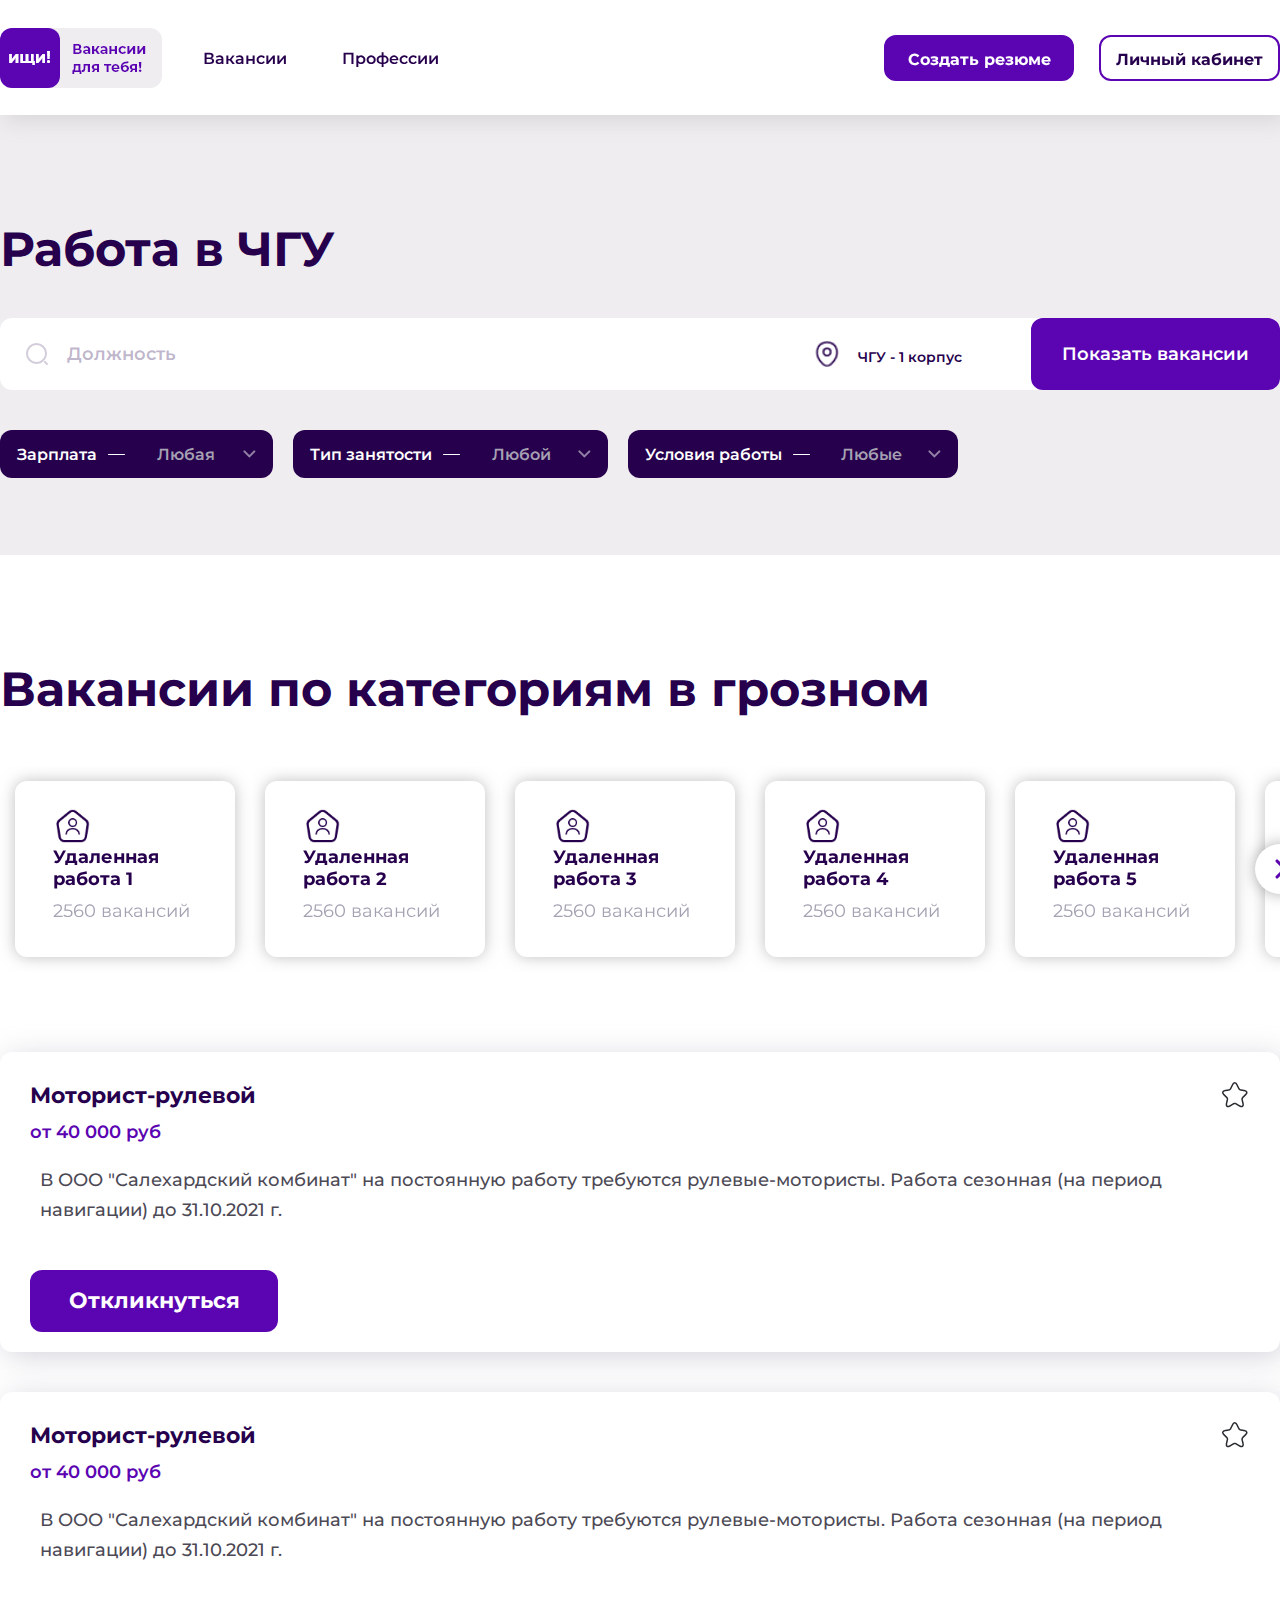
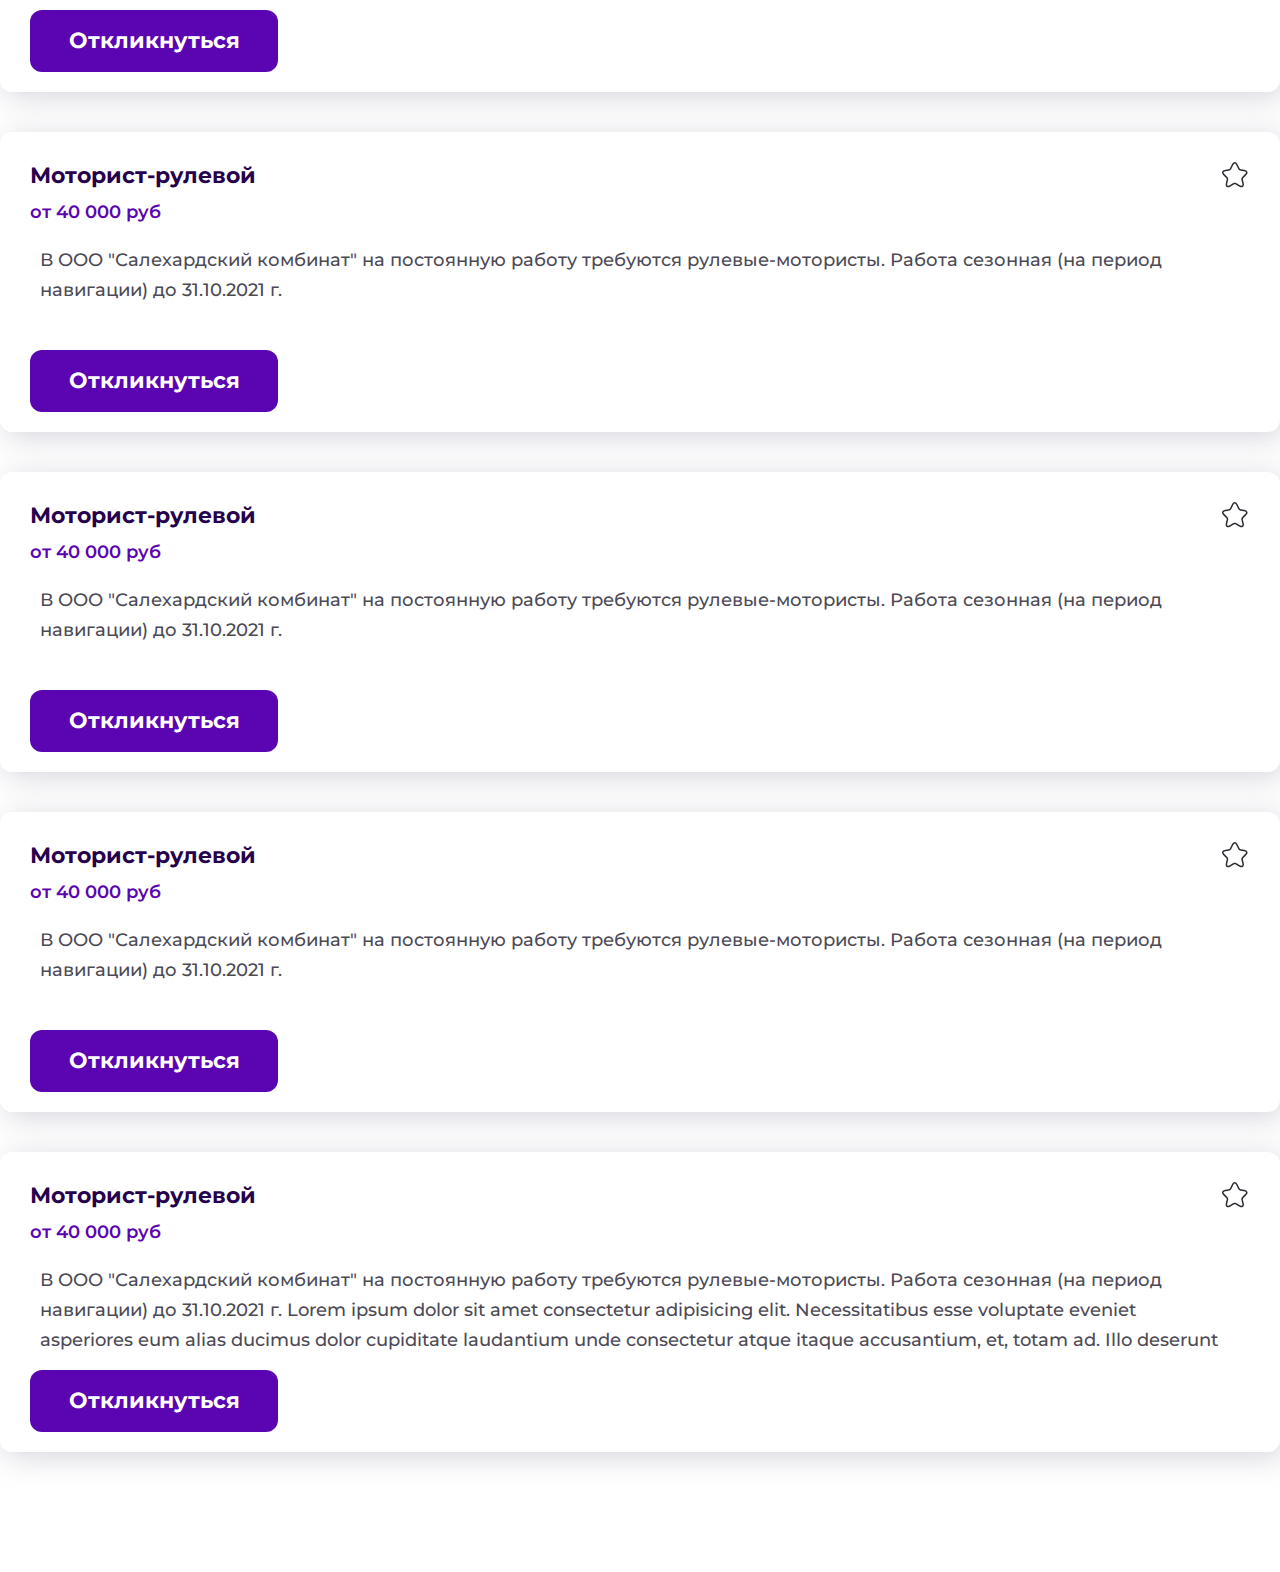
<file: index.html>
<!DOCTYPE html>
<html lang="en">
<head>
    <meta charset="UTF-8">
    <meta http-equiv="X-UA-Compatible" content="IE=edge">
    <meta name="viewport" content="width=device-width, initial-scale=1.0">
    <title>Ищи.ру</title>
    <link rel="stylesheet" href="./css/style.css">
    <link rel="stylesheet" href="./slick/slick.css">
    <link rel="stylesheet" href="./slick/slick-theme.css">
</head>
<body>
    <div class="header">
        <div class="wrap">
            <div class="header__nav">
                <div class="header__menu">
                    <img src="./img/logo.png" alt="" class="header__logo">
                    <a href="/pages/vacanciesCreation.html" class="header__menu-item">Вакансии</a>
                    <a href="/pages/authorization.html" class="header__menu-item">Профессии</a>
                </div>
                <div class="header__buttons">
                    <a href="/pages/resumeСreation.html"><div class="header__btn-createResume">Создать резюме</div></a>
                    <a href="/pages/personal-area.html"><div class="header__btn-hiring">Личный кабинет</div></a>
                </div>
            </div>
        </div>
    </div>
    
    <div class="content">
        <div class="wrap">
            <h1 class="content__title">Работа в ЧГУ</h1>
            <form class="content__search-parent">
                <div class="content__search">
                    <img src="./img/search_icon.png" alt="" class="content__search-icon">
                    <input type="text" autocomplete="off" for="example" list="character" placeholder="Должность" class="content__search-field"></input>
                    <div class="content__search-icon-container">
                        <img src="./img/cityLocation_icon.png" alt="" class="content__city-icon">
                        <select class="select content__search-select">
                            <option class="content__search-select-item active" value="ЧГУ - 1 корпус">ЧГУ - 1 корпус</option>
                            <option class="content__search-select-item" value="ЧГУ - 2 корпус">ЧГУ - 2 корпус</option>
                            <option class="content__search-select-item" value="ЧГУ - 3 корпус">ЧГУ - 3 корпус</option>
                            <option class="content__search-select-item" value="ЧГУ - 4 корпус">ЧГУ - 4 корпус</option>
                        </select>
                    </div>
                </div>
                <button class="content__search-btn">Показать вакансии</button>
            </form>
            <div class="content__filters">
                <div class="content__filters-container">
                    <div class="content__filters-item content__filters-item-salary">Зарплата <img src="./img/line.png" alt="" class="content__filters-line"> <span class="content__filters-item-val">Любая</span> <img src="./img/arrow-down.png" alt="" class="content__filters-arrow"></div>
                    <div class="content__filters-popup content__filters-popup-salary">
                        <div class="filters-popup__arrow"></div>
                        <div class="content__filters-salary">
                            <div class="content__filters-top">
                                <div class="content__filters-title">Зарплата</div>
                                <div class="content__filters-salary-meaning">Любая</div>
                            </div>
                            <div class="content__filters-salary-parrent" >
                                <input min="0" max="150000" step = "5000" data- value="0" type="range" name="salary" class="content__filters-salary-slider"/>
                            </div>
                            <div class="content__filters-paymentOption">
                                <div class="content__paymentChange content__filters-month active">За месяц</div>
                                <div class="content__paymentChange content__filters-relay">За смену</div>
                                <div class="content__paymentChange content__filters-hour">За час</div>
                            </div>
                            <button class="content__filters-applyBtn salary-apply">Применить</button>
                        </div>
                    </div>
                </div>
                <div class="content__filters-container">
                    <div class="content__filters-item content__filters-item-typeEmployment">Тип занятости <img src="./img/line.png" alt="" class="content__filters-line"> <span class="content__filters-item-val  typeEmployment-value"> Любой</span> <img src="./img/arrow-down.png" alt="" class="content__filters-arrow"></div>
                    <div class="content__filters-popup content__filters-popup-typeEmployment">
                        <div class="filters-popup__arrow"></div>
                        <label class = "typeEmployment__watch-Lable">График работы</label>
                        <select class="select typeEmployment__watch-select">
                            <option class="typeEmployment__watch-item active" value="Неважно">Неважно</option>
                            <option class="typeEmployment__watch-item" value="Полный рабочий день">Полный рабочий день</option>
                            <option class="typeEmployment__watch-item" value="Неполный рабочий день">Неполный рабочий день</option>
                            <option class="typeEmployment__watch-item" value="Свободный график">Свободный график</option>
                        </select>
                        <label class = "typeEmployment__remoteWork-Lable">Удаленная работа</label>
                        <select class="select typeEmployment__remoteWork-select">
                            <option class="typeEmployment__remoteWork-item active" value="Неважно">Неважно</option>
                            <option class="typeEmployment__remoteWork-item" value="Только вахта">Только удаленная</option>
                            <option class="typeEmployment__remoteWork-item" value="Без вахты">Без удаленной</option>
                        </select>
                        <button class="content__filters-applyBtn typeEmloement-apply">Применить</button>
                    </div>
                </div>
                <div class="content__filters-container content__filters-">
                    <div class="content__filters-item content__filters-item-conditions">Условия работы <img src="./img/line.png" alt="" class="content__filters-line"> <span class="content__filters-item-val conditions-value"> Любые</span> <img src="./img/arrow-down.png" alt="" class="content__filters-arrow"></div>
                    <div class="content__filters-popup content__filters-popup-conditions">
                        <div class="filters-popup__arrow"></div>
                        <div class="content-filters__conditions">
                            <div class="content-conditions__checkbox-container">
                                <input type="checkbox" name="" id="notExperience" class="content-conditions__checkbox conditions-notExperience">
                                <label for="notExperience" class="content-conditions__label conditions-notExperience__label">Без опыта</label>
                            </div>
                            <div class="content-conditions__checkbox-container">
                                <input type="checkbox" name="" id="minor" class="content-conditions__checkbox conditons-minor">
                                <label for="minor" class="content-conditions__label conditons-minor__label">Можно до 18 лет</label>
                            </div>
                            <div class="content-conditions__checkbox-container">
                                <input type="checkbox" name="" id="disabledPerson" class="content-conditions__checkbox conditions-disabledPerson">
                                <label for="disabledPerson" class="content-conditions__label conditions-disabledPerson__label">Доступно <img class="disabledPerson-icon" src="/img/disbledPerson-icon.svg" alt=""></label>
                            </div>
                            <button class="content__filters-applyBtn conditions-apply">Применить</button>
                        </div>
                    </div>
                </div>
            </div>
        </div>
    </div>
    <div class="content-two">
        <div class="wrap">
            <h1 class="content-two__title">Вакансии по категориям в грозном</h1>
            <div class="content-two__slider">
                <div class="content-two__slider-item">
                    <img src="./img/slider-img.png" alt="" class="content-two__slide-img"></img>
                    <div class="content-two__slide-title">Удаленная работа 1</div>
                    <div class="content-two__slide-subtitle">2560 вакансий</div>
                </div>
                <div class="content-two__slider-item">
                    <img src="./img/slider-img.png" alt="" class="content-two__slide-img"></img>
                    <div class="content-two__slide-title">Удаленная работа 2</div>
                    <div class="content-two__slide-subtitle">2560 вакансий</div>
                </div>
                <div class="content-two__slider-item">
                    <img src="./img/slider-img.png" alt="" class="content-two__slide-img"></img>
                    <div class="content-two__slide-title">Удаленная работа 3</div>
                    <div class="content-two__slide-subtitle">2560 вакансий</div>
                </div>
                <div class="content-two__slider-item">
                    <img src="./img/slider-img.png" alt="" class="content-two__slide-img"></img>
                    <div class="content-two__slide-title">Удаленная работа 4</div>
                    <div class="content-two__slide-subtitle">2560 вакансий</div>
                </div>
                <div class="content-two__slider-item">
                    <img src="./img/slider-img.png" alt="" class="content-two__slide-img"></img>
                    <div class="content-two__slide-title">Удаленная работа 5</div>
                    <div class="content-two__slide-subtitle">2560 вакансий</div>
                </div>
                <div class="content-two__slider-item">
                    <img src="./img/slider-img.png" alt="" class="content-two__slide-img"></img>
                    <div class="content-two__slide-title">Удаленная работа 6</div>
                    <div class="content-two__slide-subtitle">2560 вакансий</div>
                </div>
                <div class="content-two__slider-item">
                    <img src="./img/slider-img.png" alt="" class="content-two__slide-img"></img>
                    <div class="content-two__slide-title">Удаленная работа 7</div>
                    <div class="content-two__slide-subtitle">2560 вакансий</div>
                </div>
                <div class="content-two__slider-item">
                    <img src="./img/slider-img.png" alt="" class="content-two__slide-img"></img>
                    <div class="content-two__slide-title">Удаленная работа 8</div>
                    <div class="content-two__slide-subtitle">2560 вакансий</div>
                </div>
                <div class="content-two__slider-item">
                    <img src="./img/slider-img.png" alt="" class="content-two__slide-img"></img>
                    <div class="content-two__slide-title">Удаленная работа 9</div>
                    <div class="content-two__slide-subtitle">2560 вакансий</div>
                </div>
                <div class="content-two__slider-item">
                    <img src="./img/slider-img.png" alt="" class="content-two__slide-img"></img>
                    <div class="content-two__slide-title">Удаленная работа 10</div>
                    <div class="content-two__slide-subtitle">2560 вакансий</div>
                </div>
            </div>
            <div class="content-two__vacancies">
                <div class="content-two__vacancies-item">
                    <button class="vacancies__favorites-btn"></button>
                    <div class="content-two__vacancies-top">
                        <div class="content-two__vacancies-title">Моторист-рулевой</div>
                        <div class="content-two__vacancies-salary">от 40 000 руб</div>
                        <div class="content-two__vacancies-subtitle">В ООО "Салехардский комбинат" на постоянную работу требуются рулевые-мотористы. Работа сезонная (на период 
                        навигации) до 31.10.2021 г.</div>
                    </div>
                    <div class="content-two__vacancies-buttons">
                        <button class="content-two__vacancies-response-btn">Откликнуться</button>
                        
                    </div>

                </div>

                <div class="content-two__vacancies-item">
                    <button class="vacancies__favorites-btn"></button>
                    <div class="content-two__vacancies-top">
                        <div class="content-two__vacancies-title">Моторист-рулевой</div>
                        <div class="content-two__vacancies-salary">от 40 000 руб</div>
                        <div class="content-two__vacancies-subtitle">В ООО "Салехардский комбинат" на постоянную работу требуются рулевые-мотористы. Работа сезонная (на период 
                        навигации) до 31.10.2021 г.</div>
                    </div>
                    <div class="content-two__vacancies-buttons">
                        <button class="content-two__vacancies-response-btn">Откликнуться</button>
                        
                    </div>

                </div>

                <div class="content-two__vacancies-item">
                    <button class="vacancies__favorites-btn"></button>
                    <div class="content-two__vacancies-top">
                        <div class="content-two__vacancies-title">Моторист-рулевой</div>
                        <div class="content-two__vacancies-salary">от 40 000 руб</div>
                        <div class="content-two__vacancies-subtitle">В ООО "Салехардский комбинат" на постоянную работу требуются рулевые-мотористы. Работа сезонная (на период 
                        навигации) до 31.10.2021 г.</div>
                    </div>
                    <div class="content-two__vacancies-buttons">
                        <button class="content-two__vacancies-response-btn">Откликнуться</button>
                        
                    </div>

                </div>

                <div class="content-two__vacancies-item">
                    <button class="vacancies__favorites-btn"></button>
                    <div class="content-two__vacancies-top">
                        <div class="content-two__vacancies-title">Моторист-рулевой</div>
                        <div class="content-two__vacancies-salary">от 40 000 руб</div>
                        <div class="content-two__vacancies-subtitle">В ООО "Салехардский комбинат" на постоянную работу требуются рулевые-мотористы. Работа сезонная (на период 
                        навигации) до 31.10.2021 г.</div>
                    </div>
                    <div class="content-two__vacancies-buttons">
                        <button class="content-two__vacancies-response-btn">Откликнуться</button>
                        
                    </div>

                </div>

                <div class="content-two__vacancies-item">
                    <button class="vacancies__favorites-btn"></button>
                    <div class="content-two__vacancies-top">
                        <div class="content-two__vacancies-title">Моторист-рулевой</div>
                        <div class="content-two__vacancies-salary">от 40 000 руб</div>
                        <div class="content-two__vacancies-subtitle">В ООО "Салехардский комбинат" на постоянную работу требуются рулевые-мотористы. Работа сезонная (на период 
                        навигации) до 31.10.2021 г.</div>
                    </div>
                    <div class="content-two__vacancies-buttons">
                        <button class="content-two__vacancies-response-btn">Откликнуться</button>
                        
                    </div>

                </div>

                <div class="content-two__vacancies-item">
                    <button class="vacancies__favorites-btn"></button>
                    <div class="content-two__vacancies-top">
                        <div class="content-two__vacancies-title">Моторист-рулевой</div>
                        <div class="content-two__vacancies-salary">от 40 000 руб</div>
                        <div class="content-two__vacancies-subtitle">В ООО "Салехардский комбинат" на постоянную работу требуются рулевые-мотористы. Работа сезонная (на период 
                        навигации) до 31.10.2021 г. Lorem ipsum dolor sit amet consectetur adipisicing elit. Necessitatibus esse voluptate eveniet asperiores eum alias ducimus dolor cupiditate laudantium unde consectetur atque itaque accusantium, et, totam ad. Illo deserunt qui ut, laboriosam iure molestias incidunt fuga recusandae sed quae quam neque. Accusantium laudantium ut placeat harum non voluptatibus? Voluptatem esse explicabo, ipsa, minus molestiae ducimus perferendis quisquam reprehenderit deleniti, neque debitis ratione sed culpa exercitationem omnis aliquid ex accusamus non corrupti. Doloremque facere quisquam exercitationem laudantium molestias aliquid ut quod, in blanditiis, quaerat inventore ipsum iure praesentium eaque eos maxime ex dolore cumque et vitae. Omnis quia, ad perspiciatis adipisci consectetur officiis praesentium et asperiores ducimus perferendis? Ea minus illum dolores esse dicta inventore dolorem possimus cumque facilis nostrum aliquam nulla vel at repellendus quia eos provident nam delectus eaque, deleniti beatae modi molestias! Explicabo inventore, fugiat tenetur quae minus rerum maxime earum dignissimos quod? Sunt eveniet dicta id officiis beatae illum earum ad voluptates voluptas aut saepe, odio aspernatur incidunt itaque perspiciatis minus omnis tempore? Esse, enim. Soluta iure repellendus ea error numquam, maiores, minus explicabo libero eveniet delectus pariatur deleniti repellat aperiam minima nostrum. Inventore aspernatur perferendis itaque.</div>
                    </div>
                    <div class="content-two__vacancies-buttons">
                        <button class="content-two__vacancies-response-btn">Откликнуться</button>
                        
                    </div>

                </div>

                
            </div>
        </div>        
    </div>
    <script src="./js/jquery-3.6.0.min.js"></script>
    <script src="./slick/slick.min.js"></script>
    <script src="./js/script.js"></script>
    <script src="./js/select.js"></script>
</body>
</html>
</file>
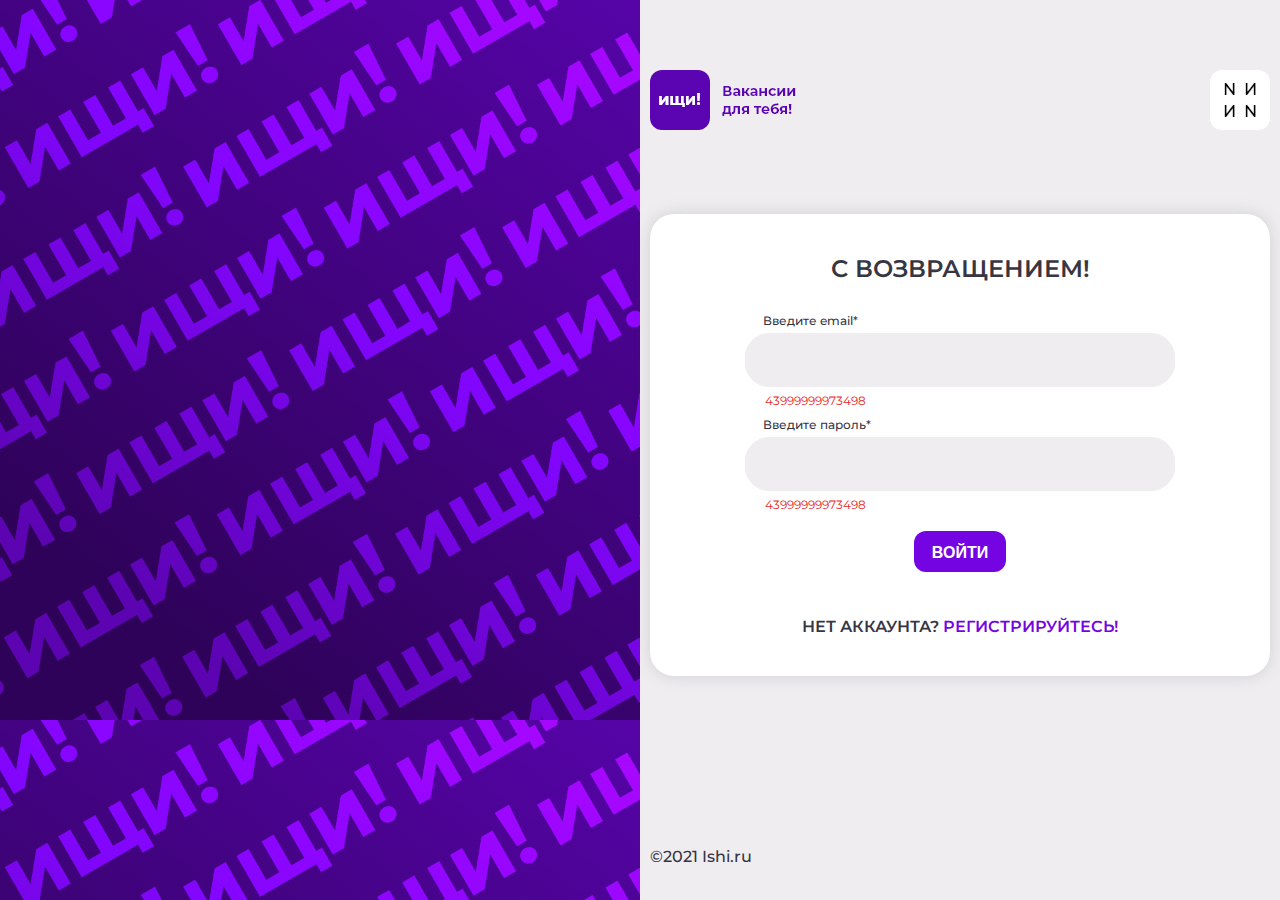
<file: pages/authorization.html>
<!DOCTYPE html>
<html lang="en">
<head>
    <meta charset="UTF-8">
    <meta http-equiv="X-UA-Compatible" content="IE=edge">
    <meta name="viewport" content="width=device-width, initial-scale=1.0">
    <title>Document</title>
    <link rel="stylesheet" href="/css/style.css">
</head>
<body>
    <div class="autorization">
        <div class="autorization__content">
            <div class="autorization__top">
                <a href="/" class="autorization__logo"><img src="/img/logo-two.png" alt=""></a>
                <a href="/" class="autorization__notreen"><img src="/img/notreen-logo.png" alt=""></a>
            </div>
            <div class="autorization__container">
                <div class="autorization__form autorization__form-registration">
                    <div class="autorization__form-title">Регистрируйся!</div>
                    <form class="autorization__form-item" role="form">
                        <div class="autorization__form-group">
                            <label for="" class="autorization__form-label">Введите email:</label>
                            <input name="Email" type="text" class="autorization__form-input registration__form-loginInput">
                        </div>
                        <div class="registration__error">43999999973498</div>
                        <div class="autorization__form-group">
                            <label for="" class="autorization__form-label">Введите пароль:</label>
                            <input name="Password" type="password" class="autorization__form-input registration__form-passwordInput">
                        </div>
                        <div class="registration__error">1111111111111111111</div>
                        <div class="autorization__form-group">
                            <label for="" class="autorization__form-label">Повторите пароль:</label>
                            <input name="ConfirmPassword" type="password" class="autorization__form-input registration__form-passwordTwoInput">
                        </div>
                        <div class="registration__error">4444444444444444</div>
                        <button type="submit" class="autorization__form-btn registrationBtn">Зарегистрировать</button>
                    </form>
                    <div class="autorization__form-subtitle">Есть аккаунт? <span class="autorization__form-subtitleBtn registration-subtitleBtn">Войдите!</span></div>
                </div>
                <div class="autorization__form autorization__form-login">
                    <div class="autorization__form-title">C возвращением!</div>
                    <form class="autorization__form-item">
                        <div class="autorization__form-group">
                            <label for="" class="autorization__form-label">Введите email<span>*</span></label>
                            <input name="Email" type="text" class="autorization__form-input autorization__form-loginInput">
                        </div>
                        <div class="autorization__error">43999999973498</div>
                        <div class="autorization__form-group">
                            <label for="" class="autorization__form-label">Введите пароль<span>*</span></label>
                            <input name="Password" type="password" class="autorization__form-input autorization__form-passwordInput">
                        </div>
                        <div class="autorization__error">43999999973498</div>
                        <div class="autorization__form-buttons">                            
                            <button type="submit" class="autorization__form-btn autorizationBtn">Войти</button>
                        </div>
                    </form>
                    <div class="autorization__form-subtitle">Нет аккаунта? <span class="autorization__form-subtitleBtn login-subtitleBtn">Регистрируйтесь!</span></div>
                </div>
            </div>
            <div class="autorization__bottom">
                <div class="autorization__bottom-title">
                    Регистрируясь, вы принимаете условия <a href="#">Правил</a> и <a href="#">Соглашения</a>
                    <br>об использовании сайта Ishi.ru
                </div>
                <div class="autorization__bottom-subtitle">
                    &copy;2021 Ishi.ru
                </div>
            </div>
        </div>
    </div>
    <script>        
        let loginBtn = document.querySelector(".registration-subtitleBtn");
        let registrationBtn = document.querySelector(".login-subtitleBtn");
        let politiks = document.querySelector(".autorization__bottom-title");
        let registrationBlock = document.querySelector(".autorization__form-registration");
        let loginBlock = document.querySelector(".autorization__form-login");

        if(localStorage.getItem('display') == null || localStorage.getItem('display') == "authorization"){
            loginBlock.style.display = "block";
            loginBlock.style.opacity = "1";
            registrationBlock.style.opacity = "0";
            politiks.style.opacity = "0";
            registrationBlock.style.display = "none";
        }

        loginBtn.addEventListener("click", () =>{
            loginBlock.style.display = "block";
            loginBlock.style.opacity = "1";
            registrationBlock.style.opacity = "0";
            politiks.style.opacity = "0";
            setTimeout(() => {
                registrationBlock.style.display = "none";
                // politiks.style.display = "none";
            }, 300)
            localStorage.setItem('display', "authorization")
        })
        
        registrationBtn.addEventListener("click", () =>{
            registrationBlock.style.display = "block";
            // politiks.style.display = "block";
            registrationBlock.style.opacity = "1";
            politiks.style.opacity = "1";
            loginBlock.style.opacity = "0";
            setTimeout(() => {
                loginBlock.style.display = "none";
            }, 300)
            localStorage.setItem('display', "registration")
        })
    </script>
</body>
</html>
</file>
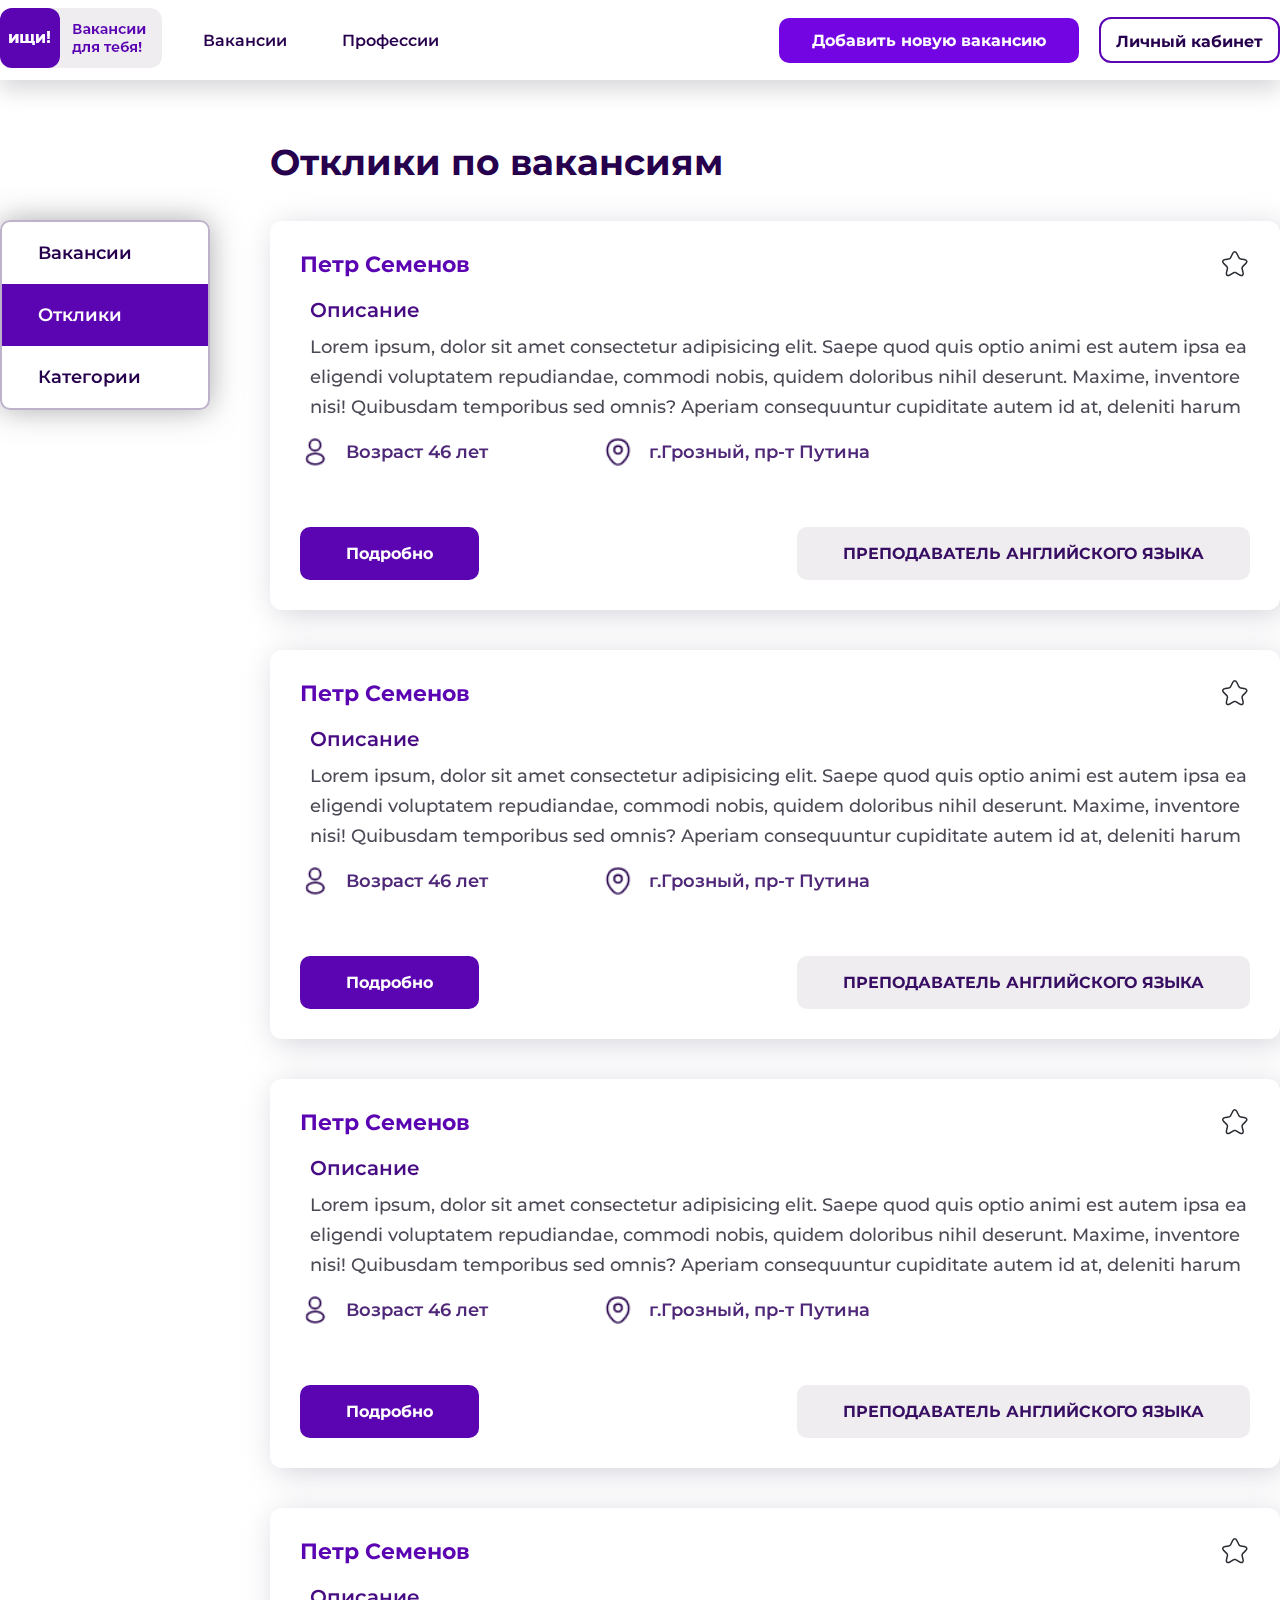
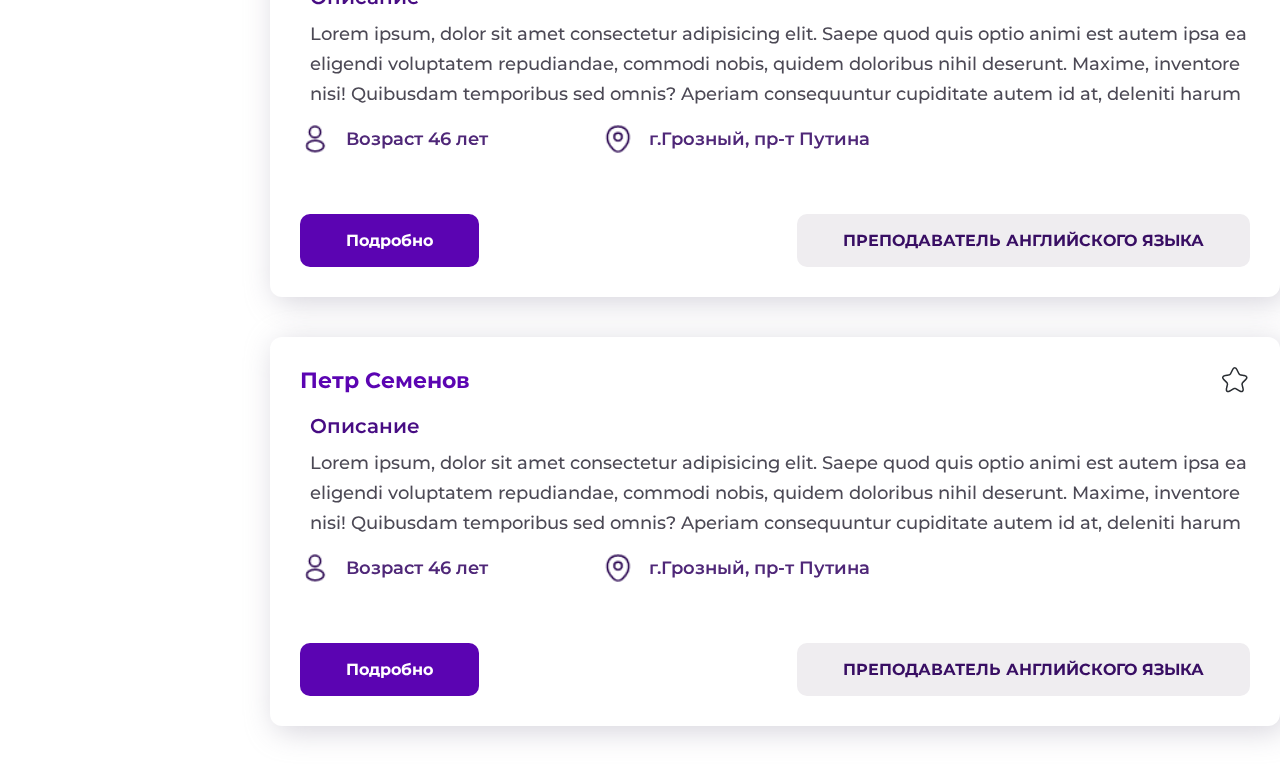
<file: pages/personal-area-admin-responses.html>
<!DOCTYPE html>
<html lang="en">
<head>
    <meta charset="UTF-8">
    <meta http-equiv="X-UA-Compatible" content="IE=edge">
    <meta name="viewport" content="width=device-width, initial-scale=1.0">
    <title>Личный кабинет</title>
    <link rel="stylesheet" href="/css/style.css">
</head>
<body>
    <div class="personal-area-admin">
        <div class="personal-area__header">
            <div class="wrap">
                <div class="header__nav">
                    <div class="header__menu">
                        <a href="/"><img src="/img/logo.png" alt="" class="header__logo"></a>
                        <a href="/pages/vacanciesCreation.html" class="header__menu-item">Вакансии</a>
                        <a href="/pages/authorization.html" class="header__menu-item">Профессии</a>
                    </div>
                    <div class="header__buttons">
                        <a href="/"><div class="header__btn-added-vacancies">Добавить новую вакансию</div></a>
                        <a href="/pages/personal-area.html"><div class="header__btn-hiring">Личный кабинет</div></a>
                    </div>
                </div>
            </div>
        </div>
        <div class="personal-area-admin__content">
            <div class="wrap">
                <div class="personal-area-admin__container">
                    <div class="personal-area-admin__sidebar">
                        <div class="personal-area-admin__sidebar-menu">
                            <a href="/pages/personal-area-admin.html"><div class="personal-area-admin__sidebar-item vacancies">Вакансии</div></a>
                            <a href="/pages/personal-area-admin-responses.html"><div class="personal-area-admin__sidebar-item responses  active">Отклики</div></a>
                            <a href="/pages/personal-area-admin-categories.html"><div class="personal-area-admin__sidebar-item categories">Категории</div></a>                           
                        </div>
                    </div>
                    <div class="personal-area-admin__right">
                        <div class="personal-area-admin__title">Отклики по вакансиям</div>
                        <div class="content-two__vacancies-item responses">
                            <button class="vacancies__favorites-btn"></button>
                            <div class="personal-area-admin__responses-title">Петр Семенов</div>
                            <div class="personal-area-admin__responses-description-title">Описание</div>
                            <div class="personal-area-admin__responses-description">
                                Lorem ipsum, dolor sit amet consectetur adipisicing elit. Saepe quod quis optio animi est autem ipsa ea eligendi voluptatem repudiandae, commodi nobis, quidem doloribus nihil deserunt. Maxime, inventore nisi! Quibusdam temporibus sed omnis? Aperiam consequuntur cupiditate autem id at, deleniti harum explicabo, recusandae nesciunt sed sapiente? Architecto modi, consequatur sunt impedit aliquid atque ipsa. Accusantium rem sit omnis iure, vero minima hic architecto. Adipisci, sit reprehenderit. Aspernatur vel tempora ullam, sint ab corrupti! Deserunt et, qui sit error aliquid debitis totam distinctio vitae odit nobis, eligendi natus amet dolor alias. Dolores labore quo optio quas. Laudantium et dolorem odit animi explicabo deserunt esse temporibus placeat fuga alias quasi, earum modi blanditiis nisi quia reprehenderit totam est, non perspiciatis aut facilis corrupti, quisquam assumenda. Ea rerum ducimus magnam modi repellat, ad vero, aliquid autem obcaecati necessitatibus culpa porro voluptate tempora repudiandae?
                            </div>
                            <div class="personal-area-admin__responses-points-container">
                                <div class="personal-area-admin__responses-points">
                                    <img src="/img/profile.png" alt="" class="admin-responses-icons">
                                    <span>Возраст 46 лет</span>
                                </div>
                                <div class="personal-area-admin__responses-points">
                                    <img src="/img/location.png" alt="" class="admin-responses-icons">
                                    <span>г.Грозный, пр-т Путина</span>
                                </div>
                            </div>
                            <div class="personal-area-admin__responses-bottom">
                                <div class="personal-area-admin__responses-detail">Подробно</div>
                                <div class="personal-area-admin__responses-vacancies">Преподаватель английского языка</div>
                            </div>
                        </div>
                        
                        <div class="content-two__vacancies-item responses">
                            <button class="vacancies__favorites-btn"></button>
                            <div class="personal-area-admin__responses-title">Петр Семенов</div>
                            <div class="personal-area-admin__responses-description-title">Описание</div>
                            <div class="personal-area-admin__responses-description">
                                Lorem ipsum, dolor sit amet consectetur adipisicing elit. Saepe quod quis optio animi est autem ipsa ea eligendi voluptatem repudiandae, commodi nobis, quidem doloribus nihil deserunt. Maxime, inventore nisi! Quibusdam temporibus sed omnis? Aperiam consequuntur cupiditate autem id at, deleniti harum explicabo, recusandae nesciunt sed sapiente? Architecto modi, consequatur sunt impedit aliquid atque ipsa. Accusantium rem sit omnis iure, vero minima hic architecto. Adipisci, sit reprehenderit. Aspernatur vel tempora ullam, sint ab corrupti! Deserunt et, qui sit error aliquid debitis totam distinctio vitae odit nobis, eligendi natus amet dolor alias. Dolores labore quo optio quas. Laudantium et dolorem odit animi explicabo deserunt esse temporibus placeat fuga alias quasi, earum modi blanditiis nisi quia reprehenderit totam est, non perspiciatis aut facilis corrupti, quisquam assumenda. Ea rerum ducimus magnam modi repellat, ad vero, aliquid autem obcaecati necessitatibus culpa porro voluptate tempora repudiandae?
                            </div>
                            <div class="personal-area-admin__responses-points-container">
                                <div class="personal-area-admin__responses-points">
                                    <img src="/img/profile.png" alt="" class="admin-responses-icons">
                                    <span>Возраст 46 лет</span>
                                </div>
                                <div class="personal-area-admin__responses-points">
                                    <img src="/img/location.png" alt="" class="admin-responses-icons">
                                    <span>г.Грозный, пр-т Путина</span>
                                </div>
                            </div>
                            <div class="personal-area-admin__responses-bottom">
                                <div class="personal-area-admin__responses-detail">Подробно</div>
                                <div class="personal-area-admin__responses-vacancies">Преподаватель английского языка</div>
                            </div>
                        </div>
                        <div class="content-two__vacancies-item responses">
                            <button class="vacancies__favorites-btn"></button>
                            <div class="personal-area-admin__responses-title">Петр Семенов</div>
                            <div class="personal-area-admin__responses-description-title">Описание</div>
                            <div class="personal-area-admin__responses-description">
                                Lorem ipsum, dolor sit amet consectetur adipisicing elit. Saepe quod quis optio animi est autem ipsa ea eligendi voluptatem repudiandae, commodi nobis, quidem doloribus nihil deserunt. Maxime, inventore nisi! Quibusdam temporibus sed omnis? Aperiam consequuntur cupiditate autem id at, deleniti harum explicabo, recusandae nesciunt sed sapiente? Architecto modi, consequatur sunt impedit aliquid atque ipsa. Accusantium rem sit omnis iure, vero minima hic architecto. Adipisci, sit reprehenderit. Aspernatur vel tempora ullam, sint ab corrupti! Deserunt et, qui sit error aliquid debitis totam distinctio vitae odit nobis, eligendi natus amet dolor alias. Dolores labore quo optio quas. Laudantium et dolorem odit animi explicabo deserunt esse temporibus placeat fuga alias quasi, earum modi blanditiis nisi quia reprehenderit totam est, non perspiciatis aut facilis corrupti, quisquam assumenda. Ea rerum ducimus magnam modi repellat, ad vero, aliquid autem obcaecati necessitatibus culpa porro voluptate tempora repudiandae?
                            </div>
                            <div class="personal-area-admin__responses-points-container">
                                <div class="personal-area-admin__responses-points">
                                    <img src="/img/profile.png" alt="" class="admin-responses-icons">
                                    <span>Возраст 46 лет</span>
                                </div>
                                <div class="personal-area-admin__responses-points">
                                    <img src="/img/location.png" alt="" class="admin-responses-icons">
                                    <span>г.Грозный, пр-т Путина</span>
                                </div>
                            </div>
                            <div class="personal-area-admin__responses-bottom">
                                <div class="personal-area-admin__responses-detail">Подробно</div>
                                <div class="personal-area-admin__responses-vacancies">Преподаватель английского языка</div>
                            </div>
                        </div>
                        <div class="content-two__vacancies-item responses">
                            <button class="vacancies__favorites-btn"></button>
                            <div class="personal-area-admin__responses-title">Петр Семенов</div>
                            <div class="personal-area-admin__responses-description-title">Описание</div>
                            <div class="personal-area-admin__responses-description">
                                Lorem ipsum, dolor sit amet consectetur adipisicing elit. Saepe quod quis optio animi est autem ipsa ea eligendi voluptatem repudiandae, commodi nobis, quidem doloribus nihil deserunt. Maxime, inventore nisi! Quibusdam temporibus sed omnis? Aperiam consequuntur cupiditate autem id at, deleniti harum explicabo, recusandae nesciunt sed sapiente? Architecto modi, consequatur sunt impedit aliquid atque ipsa. Accusantium rem sit omnis iure, vero minima hic architecto. Adipisci, sit reprehenderit. Aspernatur vel tempora ullam, sint ab corrupti! Deserunt et, qui sit error aliquid debitis totam distinctio vitae odit nobis, eligendi natus amet dolor alias. Dolores labore quo optio quas. Laudantium et dolorem odit animi explicabo deserunt esse temporibus placeat fuga alias quasi, earum modi blanditiis nisi quia reprehenderit totam est, non perspiciatis aut facilis corrupti, quisquam assumenda. Ea rerum ducimus magnam modi repellat, ad vero, aliquid autem obcaecati necessitatibus culpa porro voluptate tempora repudiandae?
                            </div>
                            <div class="personal-area-admin__responses-points-container">
                                <div class="personal-area-admin__responses-points">
                                    <img src="/img/profile.png" alt="" class="admin-responses-icons">
                                    <span>Возраст 46 лет</span>
                                </div>
                                <div class="personal-area-admin__responses-points">
                                    <img src="/img/location.png" alt="" class="admin-responses-icons">
                                    <span>г.Грозный, пр-т Путина</span>
                                </div>
                            </div>
                            <div class="personal-area-admin__responses-bottom">
                                <div class="personal-area-admin__responses-detail">Подробно</div>
                                <div class="personal-area-admin__responses-vacancies">Преподаватель английского языка</div>
                            </div>
                        </div>
                        <div class="content-two__vacancies-item responses">
                            <button class="vacancies__favorites-btn"></button>
                            <div class="personal-area-admin__responses-title">Петр Семенов</div>
                            <div class="personal-area-admin__responses-description-title">Описание</div>
                            <div class="personal-area-admin__responses-description">
                                Lorem ipsum, dolor sit amet consectetur adipisicing elit. Saepe quod quis optio animi est autem ipsa ea eligendi voluptatem repudiandae, commodi nobis, quidem doloribus nihil deserunt. Maxime, inventore nisi! Quibusdam temporibus sed omnis? Aperiam consequuntur cupiditate autem id at, deleniti harum explicabo, recusandae nesciunt sed sapiente? Architecto modi, consequatur sunt impedit aliquid atque ipsa. Accusantium rem sit omnis iure, vero minima hic architecto. Adipisci, sit reprehenderit. Aspernatur vel tempora ullam, sint ab corrupti! Deserunt et, qui sit error aliquid debitis totam distinctio vitae odit nobis, eligendi natus amet dolor alias. Dolores labore quo optio quas. Laudantium et dolorem odit animi explicabo deserunt esse temporibus placeat fuga alias quasi, earum modi blanditiis nisi quia reprehenderit totam est, non perspiciatis aut facilis corrupti, quisquam assumenda. Ea rerum ducimus magnam modi repellat, ad vero, aliquid autem obcaecati necessitatibus culpa porro voluptate tempora repudiandae?
                            </div>
                            <div class="personal-area-admin__responses-points-container">
                                <div class="personal-area-admin__responses-points">
                                    <img src="/img/profile.png" alt="" class="admin-responses-icons">
                                    <span>Возраст 46 лет</span>
                                </div>
                                <div class="personal-area-admin__responses-points">
                                    <img src="/img/location.png" alt="" class="admin-responses-icons">
                                    <span>г.Грозный, пр-т Путина</span>
                                </div>
                            </div>
                            <div class="personal-area-admin__responses-bottom">
                                <div class="personal-area-admin__responses-detail">Подробно</div>
                                <div class="personal-area-admin__responses-vacancies">Преподаватель английского языка</div>
                            </div>
                        </div>
                    </div>
                </div>
            </div>
        </div>
    </div>
    <script>
        let vacanciesfavorites = document.querySelector(".vacancies__favorites-btn");
        vacanciesfavorites.addEventListener("click", () =>{
            if(!vacanciesfavorites.classList.contains("active")){
                vacanciesfavorites.classList.add("active");
            }
            else{
                vacanciesfavorites.classList.remove("active");
            }
        })
    </script>
</body>
</html>
</file>
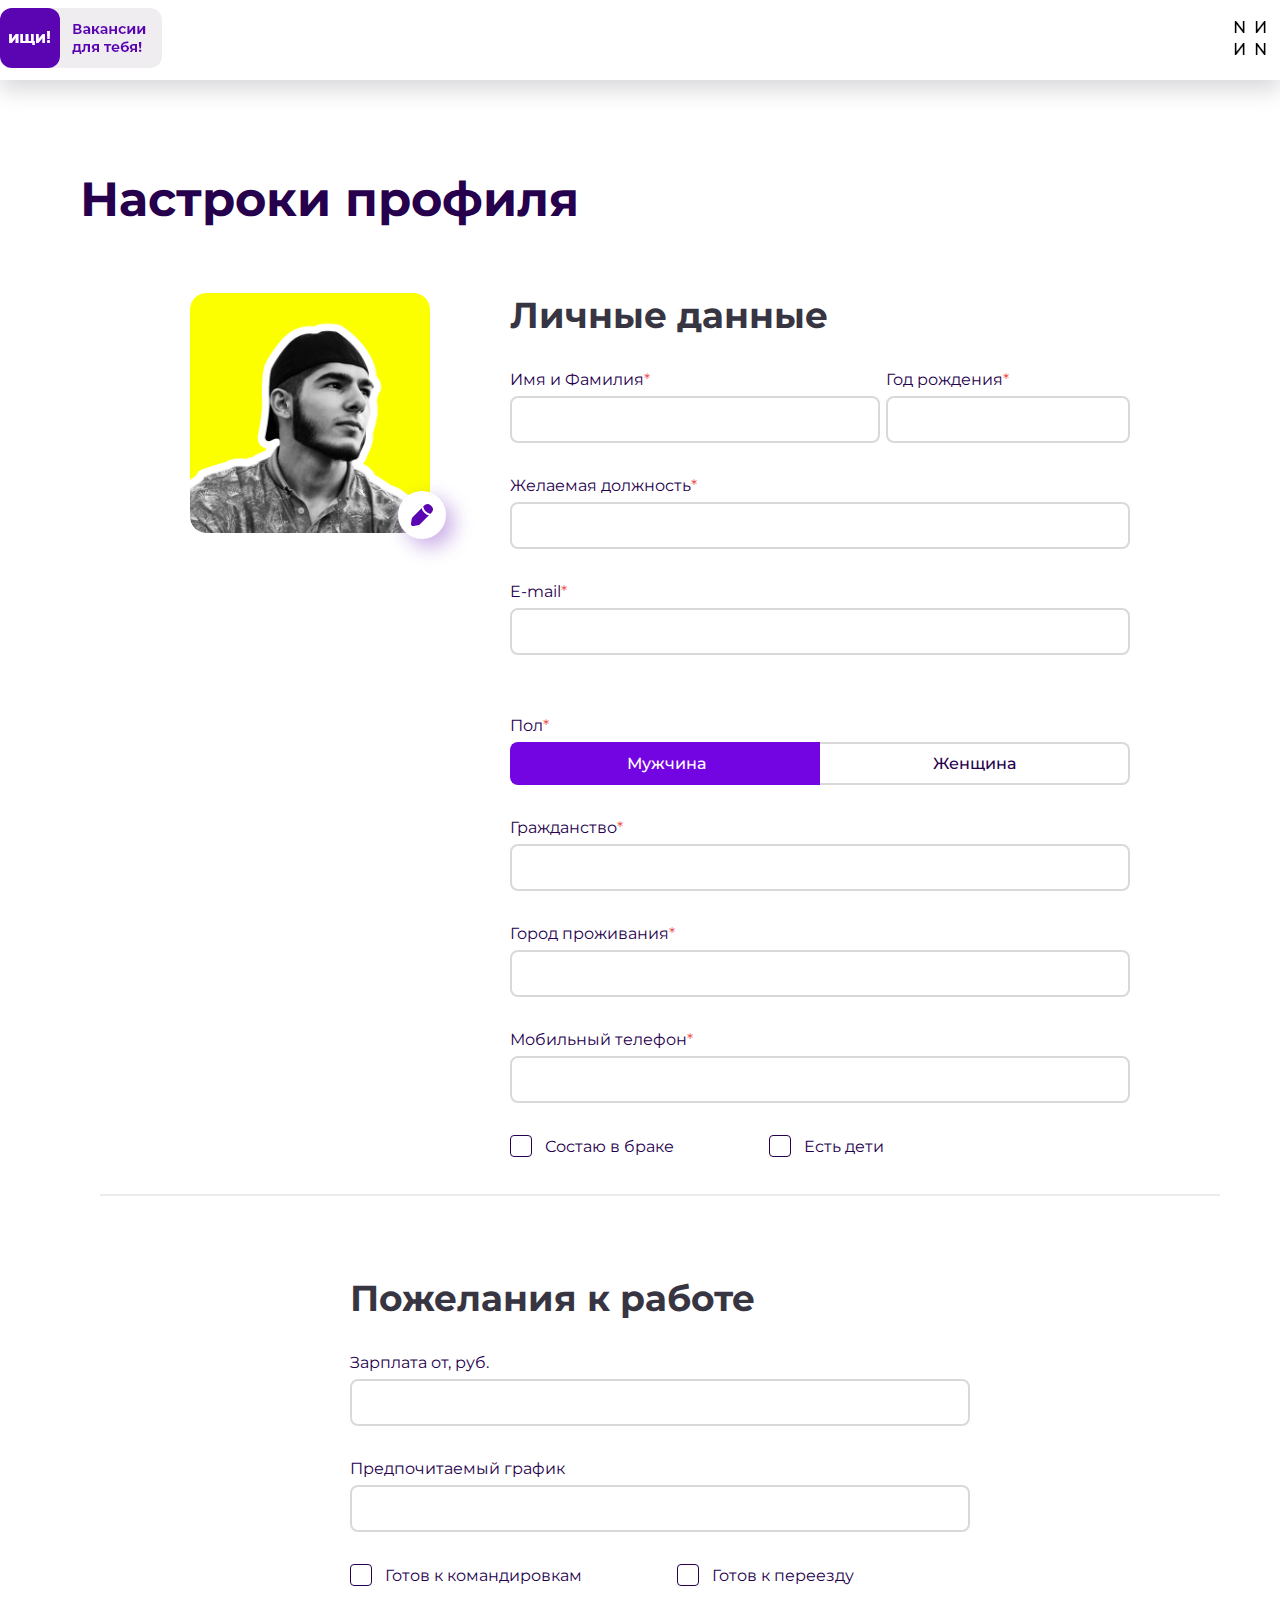
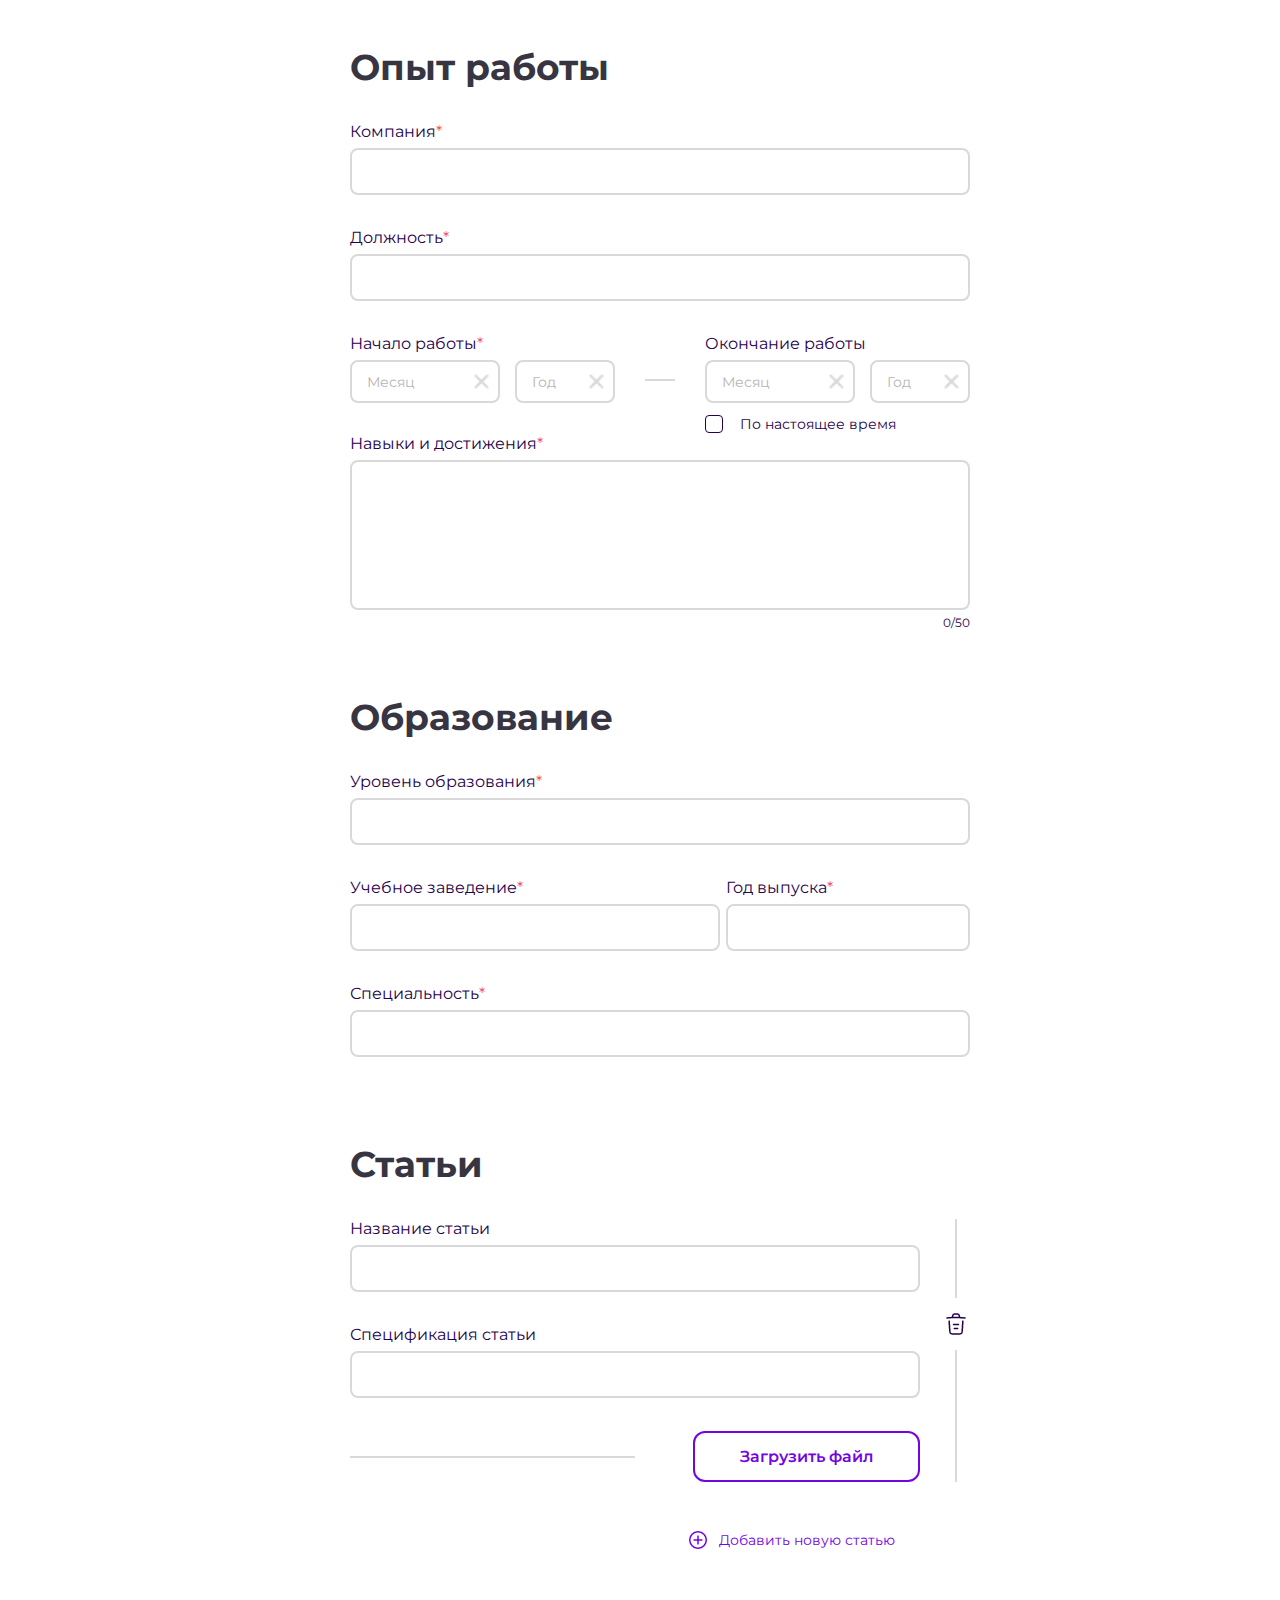
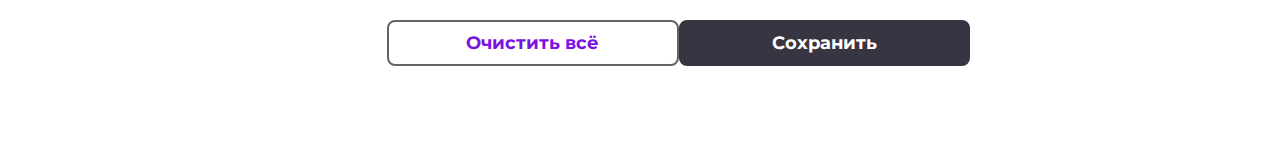
<file: pages/personal-area-script.html>
<!DOCTYPE html>
<html lang="en">
<head>
    <meta charset="UTF-8">
    <meta http-equiv="X-UA-Compatible" content="IE=edge">
    <meta name="viewport" content="width=device-width, initial-scale=1.0">
    <title>Личный кабинет</title>
    <link rel="stylesheet" href="/css/style.css">
</head>
<body>
    <div class="personal-area">
        
            <div class="personal-area__header">
                <div class="personal-area__header-conteiner">
                    <div class="personal-area__logo-btn">
                        <img src="/img/logo.png" alt="" class="resume-creation__header-logo"/>
                    </div>
                    <a href="#">
                        <img src="/img/notreen-logo.png" alt="" class="resume-creation__header-notreen-logo">
                    </a>
                </div>
            </div>
            <div class="personal-area__content">
                <div class="wrap personal-area__content-wrap">
                    <div class="personal-area__title">Настроки профиля</div>
                    <form class = "personal-area__form">

                        <div class="personal-area__personal-data">
                            <div class="personal-area__user-image">
                                <input id="personal-area__user-image" type="file" multiple accept="image/*,image/jpeg" class="personal-area__user-photo-edit-input"/>
                                <div class="personal-area__user-image-container">
                                    <img src="/img/user-image.png" class="resume-creation__user-photo" alt="">
                                </div>
                                <label for="personal-area__user-image" class="personal-area__user-photo-edit-label"><div class="personal-area__user-photo-edit" alt=""></div></label>
                            </div>
                            <div class="personal-area__personal-data-container">
                                <div class="personal-area__content-title resume-creation__created-title">Личные данные</div>
                                <div class="resume-creation__created-one-line">
                                    <div class="resume-creation__fulname">
                                        <label for="" class="resume-creation__label resume-creation__fulname-label">Имя и Фамилия<span>*</span></label>
                                        <input type="text" class="resume-creation__input resume-creation__fulname-input">
                                    </div>
                                    <div class="resume-creation__year-birth">
                                        <label for="" class="resume-creation__label resume-creation__year-birth-label">Год рождения<span>*</span></label>
                                        <input type="number" class="resume-creation__input resume-creation__year-birth-input">
                                    </div>
                                </div>
                                <label for="" class="resume-creation__label resume-creation__career-objective-label">Желаемая должность<span>*</span></label>
                                <input type="text" class="resume-creation__input resume-creation__career-objective-input">
                                <label for="" class="resume-creation__label personal-area__email-label">E-mail<span>*</span></label>
                                <input type="text" class="resume-creation__input personal-area__email-input">
                                <div class="resume-error resume-created-error"></div>
    
                                <div class="personal-area__addition-one-line">
                                        <label for="" class="resume-creation__label">Пол<span>*</span></label>
                                        <div class="resume-creation__gender">
                                            <input name="gender" value="Мужчина" type="radio" checked id="men" class="resume-creation__radio-input resume-creation__gender-input">
                                            <label for="men" class="resume-creation__radio-label resume-creation__gender-label left">Мужчина</label>
                                            <input name="gender" value="Женщина" type="radio" id="women" class="resume-creation__radio-input resume-creation__gender-input">
                                            <label for="women" class="resume-creation__radio-label right resume-creation__gender-label">Женщина</label>
                                        </div>
                                        <label for="" class="resume-creation__label">Гражданство<span>*</span></label>
                                        <input type="text" class="resume-creation__input resume-creation__addition-citizenship-input">                              
                                    
                                </div>
                                <label for="" class="resume-creation__label resume-creation__city-residence-label">Город проживания<span>*</span></label>
                                <input type="text" class="resume-creation__input resume-creation__city-residence-input">
                                <label for="" class="resume-creation__label resume-creation__phone-label">Мобильный телефон<span>*</span></label>
                                <input type="text" class="resume-creation__input resume-creation__phone-input">
                                <div class="resume-creation__checbox-container">
                                    <div class="resume-creation__checbox-item">
                                        <input type="checkbox" class="resume-creation__checbox-input" id="married">
                                        <label for="married" class="resume-creation__checbox-label">Состаю в браке</label>
                                    </div>
                                    <div class="resume-creation__checbox-item">
                                        <input type="checkbox" class="resume-creation__checbox-input" id="have-children">
                                        <label for="have-children" class="resume-creation__checbox-label">Есть дети</label>
                                    </div>
                                </div>
                                <div class="resume-error resume-addition-error"></div>
                            </div>
                        </div>
                        <div class="personal-area__content-container">
                            <div class="personal-area__content-title personal-area__wishes-title one-title-mt">Пожелания к работе</div>
                            <label for="" class="resume-creation__label resume-creation__salary-label">Зарплата от, руб.</label>
                            <input type="text" class="resume-creation__input resume-creation__salary-input">
                            <label for="" class="resume-creation__label resume-creation__schedule-label">Предпочитаемый график</label>
                            <input type="text" class="resume-creation__input resume-creation__schedule-input">
                            <div class="resume-creation__checbox-container">
                                <div class="resume-creation__checbox-item">
                                    <input type="checkbox" class="resume-creation__checbox-input" id="business-trips">
                                    <label for="business-trips" class="resume-creation__checbox-label">Готов к командировкам</label>
                                </div>
                                <div class="resume-creation__checbox-item">
                                    <input type="checkbox" class="resume-creation__checbox-input" id="ready-move">
                                    <label for="ready-move" class="resume-creation__checbox-label">Готов к переезду</label>
                                </div>
                            </div>

                            <div class="personal-area__content-title resume-creation__experience-title title-mt">Опыт работы</div>
                            <label for="" class="resume-creation__label resume-creation__company-label">Компания<span>*</span></label>
                            <input type="text" class="resume-creation__input resume-creation__company-input">
                            <label for="" class="resume-creation__label resume-creation__position-label">Должность<span>*</span></label>
                            <input type="text" class="resume-creation__input resume-creation__position-input">
                            <div class="resume-creation__work-period">
                                <div class="resume-creation__work-beginning">
                                    <label for="" class="resume-creation__label">Начало работы<span>*</span></label>
                                    <div class="resume-creation__work-inputs-container">
                                        <div tabindex="0" class="resume-creation__work-month-container resume-creation__work-beginning-month-container">
                                            <input type="text" placeholder="Месяц" class="resume-creation__work-beginning-input resume-creation__work-beginning-month">
                                            <img src="/img/clean-out-icon.png" alt="" class="resume-creation__work-input-clean beginning-month">
                                        </div>
                                        <div tabindex="0" class="resume-creation__work-year-container resume-creation__work-beginning-year-container">
                                            <input type="text" placeholder="Год" class="resume-creation__work-beginning-input resume-creation__work-beginning-year">
                                            <img src="/img/clean-out-icon.png" alt="" class="resume-creation__work-input-clean beginning-year">
                                        </div>
                                    </div>
                                </div>
                                <div class="resume-creation__work-period-line"></div>
                                <div class="resume-creation__work-end">
                                    <label for="" class="resume-creation__label">Окончание работы</label>
                                    <div class="resume-creation__work-inputs-container">
                                        <div tabindex="0" class="resume-creation__work-month-container resume-creation__work-end-month-container">
                                            <input type="text" placeholder="Месяц" class="resume-creation__work-end-input resume-creation__work-end-month">
                                            <img src="/img/clean-out-icon.png" alt="" class="resume-creation__work-input-clean end-month">
                                        </div>
                                        <div tabindex="0" class="resume-creation__work-year-container resume-creation__work-end-year-container">
                                            <input type="text" placeholder="Год" class="resume-creation__work-end-input resume-creation__work-end-year">
                                            <img src="/img/clean-out-icon.png" alt="" class="resume-creation__work-input-clean end-year">
                                        </div>
                                    </div>
                                    <input type="checkbox" class="resume-creation__checbox-input resume-creation__work-end-now-input" id="until-now">
                                    <label for="until-now" class="resume-creation__checbox-label work-end">По настоящее время</label>
                                </div>
                            </div>
                            <label for="" class="resume-creation__label">Навыки и достижения<span>*</span></label>
                            <textarea name="" id="" class="resume-creation__textarea resume-creation__work-responsibilities"></textarea>
                            <div class="resume-creation__work-textarea-limit">
                                <span class="resume-creation__work-textarea-limit-amount">0</span>/<span class="resume-creation__work-textarea-limit-max">50</span>
                            </div>
                            <div class="resume-error resume-experience-error"></div>


                            <div class="personal-area__content-title resume-creation__education-title title-mt">Образование</div>
                            <label for="" class="resume-creation__label resume-creation__level-education-label">Уровень образования<span>*</span></label>
                            <input type="text" class="resume-creation__input resume-creation__level-education-input">
                            <div class="resume-creation__created-one-line resume-creation__education-two-line">
                                <div class="resume-creation__fulname resume-creation__educational-institution">
                                    <label for="" class="resume-creation__label resume-creation__educational-institution-label">Учебное заведение<span>*</span></label>
                                    <input type="text" class="resume-creation__input resume-creation__educational-institution-input">
                                </div>
                                <div class="resume-creation__year-birth resume-creation__year-issue">
                                    <label for="" class="resume-creation__label resume-creation__year-issue-label">Год выпуска<span>*</span></label>
                                    <input type="number" class="resume-creation__input resume-creation__year-issue-input">
                                </div>
                            </div>
                            <label for="" class="resume-creation__label  resume-creation__speciality-label">Специальность<span>*</span></label>
                            <input type="text" class="resume-creation__input resume-creation__speciality-input">
                            <div class="resume-error resume-education-error"></div>


                            <div class="personal-area__content-title resume-creation__article-title title-mt">Статьи</div>
                            <div class="resume-creation__scrol-block">
                                <div class="resume-creation__scrol-item resume-creation__article-item" blockid = "1">
                                    <div class="resume-creation__scrol-content">
                                        <label for="" class="resume-creation__label resume-creation__article-name-label">Название статьи</label>
                                        <input type="text" class="resume-creation__input resume-creation__article-name-input">
                                        <label for="" class="resume-creation__label  resume-creation__specification-article-label">Спецификация статьи</label>
                                        <input type="text" class="resume-creation__input resume-creation__specification-article-input">
                                        <div class="resume-creation__upload-article-container">
                                            <div class="resume-creation__upload-article-line"></div>
                                            <input type="file" accept="application/pdf,application/msword,application/vnd.openxmlformats-officedocument.wordprocessingml.document"
                                            id="upload-article1" class="resume-creation__upload-article-input">
                                            <label for="upload-article1" class="resume-creation__upload-article-label">Загрузить файл</label>
                                        </div>
                                    </div>
                                    <div class="resume-creation__scrol-right">
                                        <div class="resume-creation__scrol-vertical-line article-top"></div>
                                        <div blockid = "1" class="resume-creation__scrol-delite"></div>
                                        <div class="resume-creation__scrol-vertical-line article-bottom"></div>
                                    </div>

                                </div>
                            </div>
                            <div class="resume-error resume-article-error"></div>
                            <div class="personal-area__btn article">
                                <div class="resume-creation__add-article-btn"><img src="/img/add-icon.png" alt=""> Добавить новую статью</div>
                            </div>
                            <div class="personal-area__btn-container">
                                <div class="personal-area__btn-container-item personal-area__btn-clean">Очистить всё</div>
                                <div class="personal-area__btn-container-item personal-area__btn-save">Сохранить</div>
                            </div>

                        </div>
                        
                    </form>
                </div>
            </div>
            
            <div class="resume-creation__popup">
                <div class="resume-creation__popup-block">
                    <div class="resume-creation__popup-block-top">
                        Если вы покините страницу все данные будут утерены! <br>Вы все еще хотите покинуть страницу?
                    </div>
                    <div class="resume-creation__popup-block-bottom">
                        <div class="resume-creation__popup-block-btn resume-creation__popup-block-home-btn">Продолжить</div>
                        <div class="resume-creation__popup-block-btn resume-creation__popup-block-cancellation">Отмена</div>
                    </div>
                </div>
            </div>
        
        
    </div>
    <script src="/js/jquery-3.6.0.min.js"></script>
    <script src="/js/resume-creation-script.js"></script>
</body>
</html>
</file>
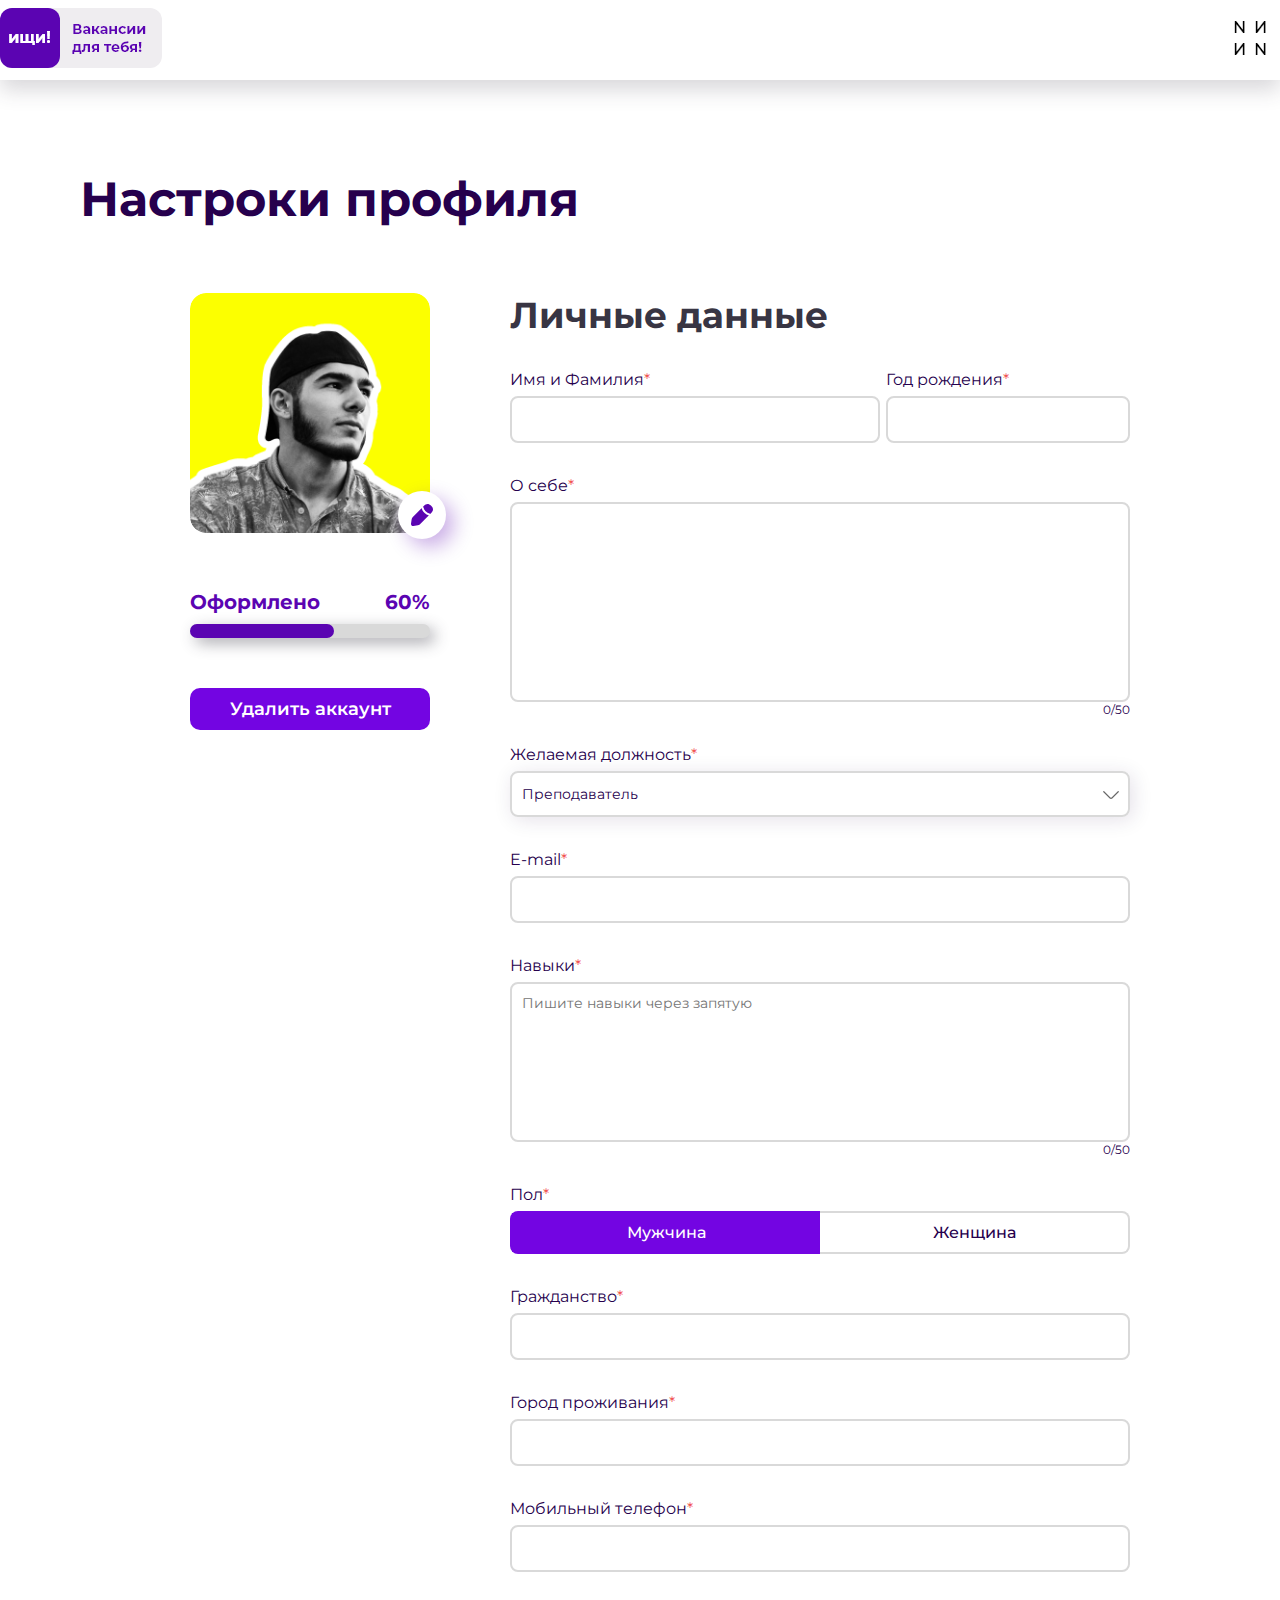
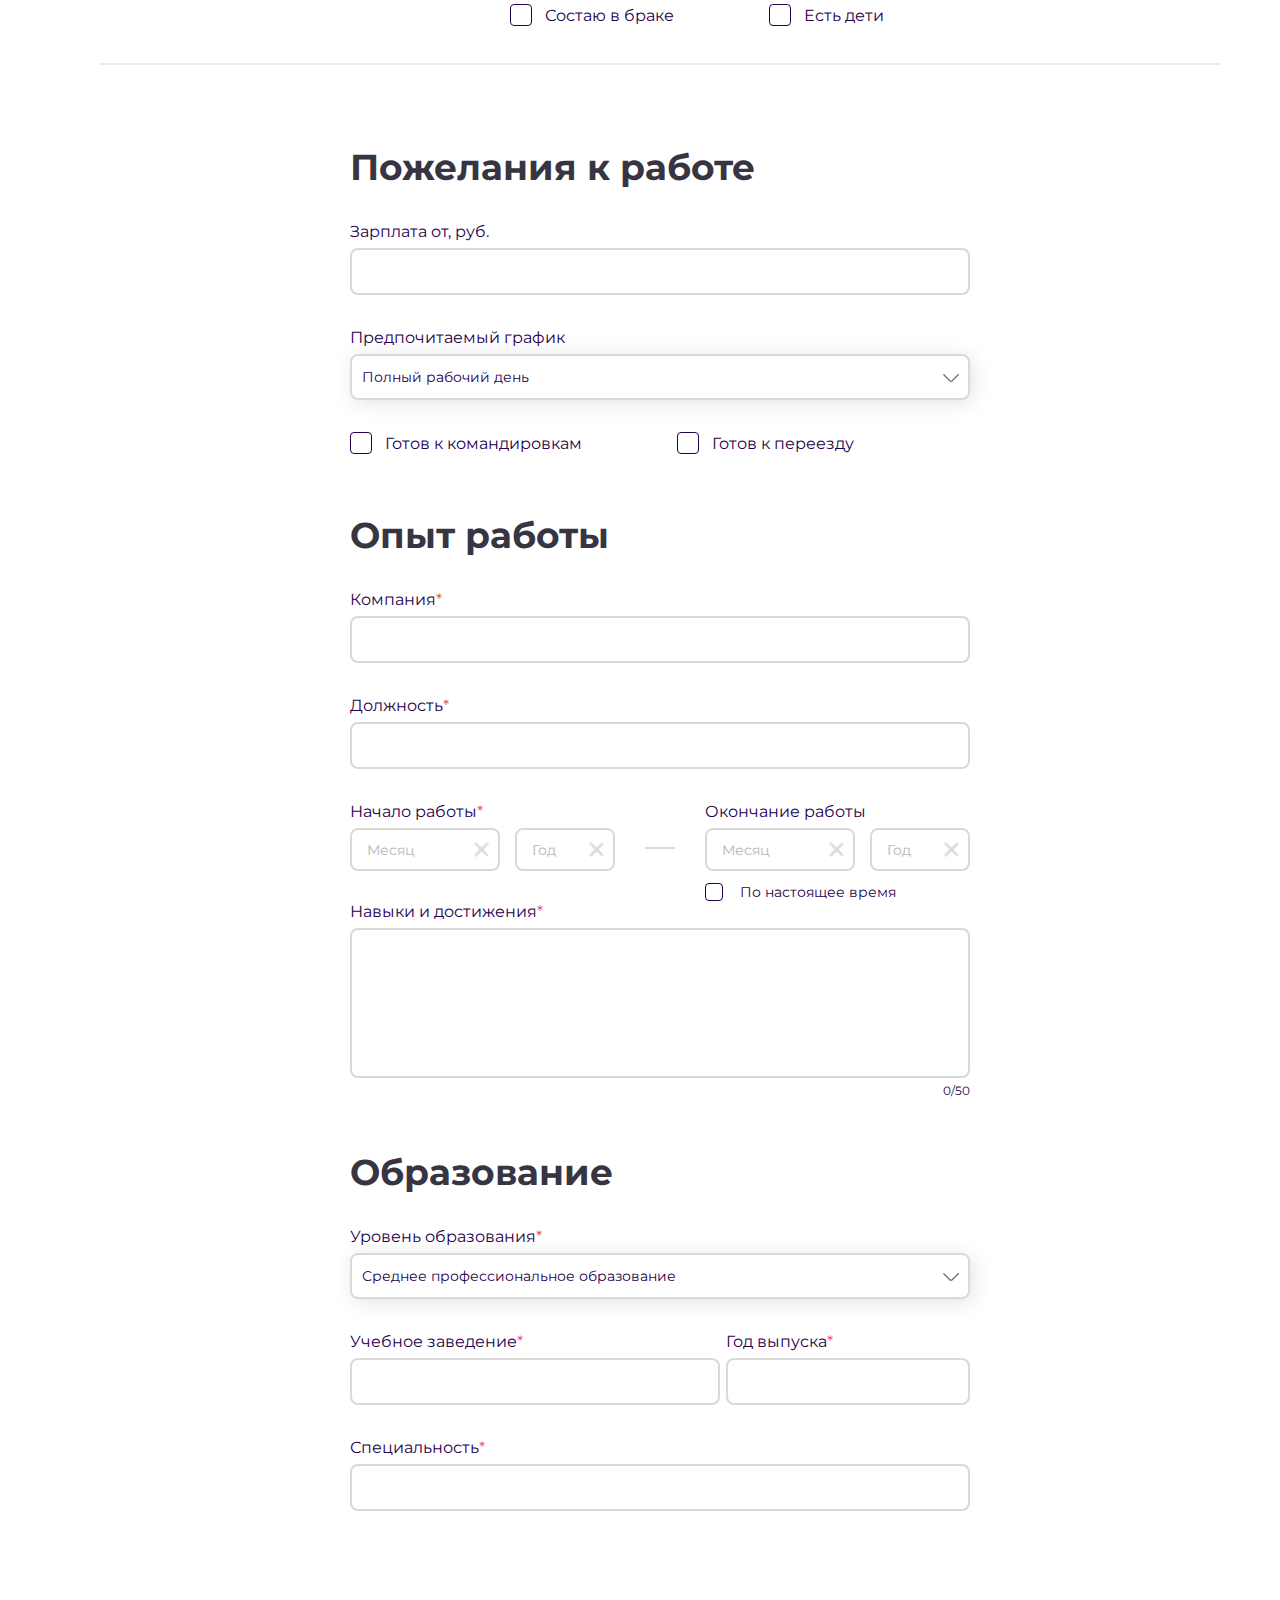
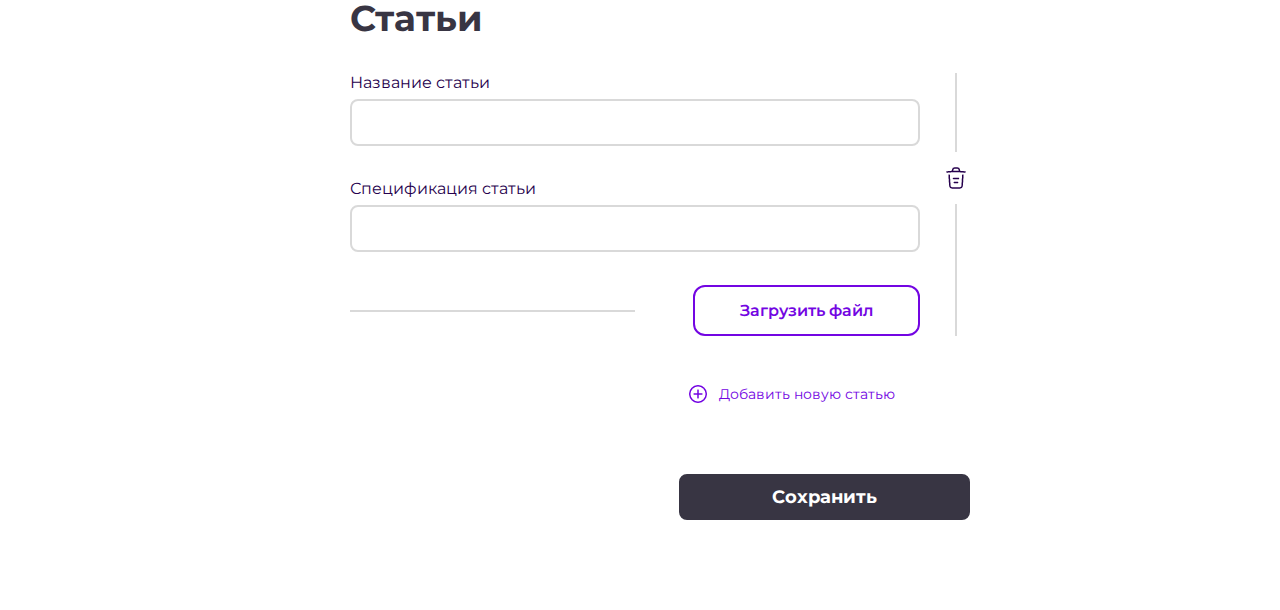
<file: pages/personal-area.html>
<!DOCTYPE html>
<html lang="en">
<head>
    <meta charset="UTF-8">
    <meta http-equiv="X-UA-Compatible" content="IE=edge">
    <meta name="viewport" content="width=device-width, initial-scale=1.0">
    <title>Личный кабинет</title>
    <link rel="stylesheet" href="/css/style.css">
</head>
<body>
    <div class="personal-area">
        
            <div class="personal-area__header">
                <div class="personal-area__header-conteiner">
                    <div class="personal-area__logo-btn">
                        <img src="/img/logo.png" alt="" class="resume-creation__header-logo"/>
                    </div>
                    <a href="#">
                        <img src="/img/notreen-logo.png" alt="" class="resume-creation__header-notreen-logo">
                    </a>
                </div>
            </div>
            <div class="personal-area__content">
                <div class="wrap personal-area__content-wrap">
                    <div class="personal-area__title">Настроки профиля</div>
                    <form class = "personal-area__form">

                        <div class="personal-area__personal-data">
                            <div class="personal-area__left">
                                <div class="personal-area__user-image">
                                    <input id="personal-area__user-image" type="file" multiple accept="image/*,image/jpeg" class="personal-area__user-photo-edit-input"/>
                                    <div class="personal-area__user-image-container">
                                        <img src="/img/user-image.png" class="personal-area__user-photo" alt="">
                                    </div>
                                    <label for="personal-area__user-image" class="personal-area__user-photo-edit-label"><div class="personal-area__user-photo-edit" alt=""></div></label>
                                </div>
                                <div class="personal-area__user-progres">
                                    <div class="personal-area__user-progres-title-container">
                                        <div class="personal-area__user-progres-title">Оформлено</div>
                                        <div class="personal-area__user-progres-value"><span class="personal-area__user-progres-value-span">60</span>%</div>
                                    </div>
                                    <div class="personal-area__progress-bar">
                                        <div class="personal-area__progress-bar-line">
                                        </div>
                                    </div>
                                    <div class="personal-area__delete-account">Удалить аккаунт</div>
                                </div>
                            </div>
                            <div class="personal-area__personal-data-container">
                                <div class="personal-area__content-title">Личные данные</div>
                                <div class="resume-creation__created-one-line">
                                    <div class="resume-creation__fulname">
                                        <label for="" class="resume-creation__label">Имя и Фамилия<span>*</span></label>
                                        <input type="text" class="resume-creation__input personal-area__fulname-input">
                                    </div>
                                    <div class="resume-creation__year-birth">
                                        <label for="" class="resume-creation__label ">Год рождения<span>*</span></label>
                                        <input type="number" class="resume-creation__input personal-area__year-birth-input">
                                    </div>
                                </div>
                                <label for="" class="resume-creation__label personal-area__about-me-label">О себе<span>*</span></label>
                                <textarea name="" id="" class="resume-creation__textarea personal-area__about-me-textarea"></textarea>
                                <div class="resume-creation__work-textarea-limit personal-area__about-me-textarea-limit">
                                    <span class="resume-creation__work-textarea-limit-amount personal-area__about-me-textarea-limit-amount">0</span>/<span class="resume-creation__work-textarea-limit-max personal-area__about-me-textarea-limit-max">50</span>
                                </div>
                                <div class="resume-error personal-area__about-me-textarea-error"></div>
                                <label for="" class="resume-creation__label ">Желаемая должность<span>*</span></label>
                                <select class="select vacancies-creation__vacancy-education-select">
                                    <option class="vacancies-creation__vacancy-education-item active" value="Преподаватель">Преподаватель</option>
                                    <option class="vacancies-creation__vacancy-education-item" value="Преподаватель">Ректор</option>
                                    <option class="vacancies-creation__vacancy-education-item" value="Высшее образование - специалитет, магистратура">Оператор</option>
                                </select>
                                <label for="" class="resume-creation__label personal-area__email-label">E-mail<span>*</span></label>
                                <input type="text" class="resume-creation__input personal-area__email-input">
                                <label for="" class="resume-creation__label personal-area__skills-label">Навыки<span>*</span></label>
                                <textarea name="" id="" placeholder="Пишите навыки через запятую" class="resume-creation__textarea personal-area__skills-textarea"></textarea>
                                <div class="resume-creation__work-textarea-limit personal-area__skills-textarea-limit">
                                    <span class="resume-creation__work-textarea-limit-amount personal-area__skills-textarea-limit-amount">0</span>/<span class="resume-creation__work-textarea-limit-max personal-area__skills-textarea-limit-max">50</span>
                                </div>
                                <div class="resume-error personal-area__skills-textarea-error"></div>
                                <div class="personal-area__addition-one-line">
                                    <label for="" class="resume-creation__label">Пол<span>*</span></label>
                                    <div class="resume-creation__gender">
                                        <input name="gender" value="Мужчина" type="radio" checked id="men" class="resume-creation__radio-input personal-area__gender-input">
                                        <label for="men" class="resume-creation__radio-label resume-creation__gender-label left">Мужчина</label>
                                        <input name="gender" value="Женщина" type="radio" id="women" class="resume-creation__radio-input personal-area__gender-input">
                                        <label for="women" class="resume-creation__radio-label right resume-creation__gender-label">Женщина</label>
                                    </div>
                                    <label for="" class="resume-creation__label">Гражданство<span>*</span></label>
                                    <input type="text" class="resume-creation__input personal-area__citizenship-input">                              
                                    
                                </div>
                                <label for="" class="resume-creation__label resume-creation__city-residence-label">Город проживания<span>*</span></label>
                                <input type="text" class="resume-creation__input personal-area__city-residence-input">
                                <label for="" class="resume-creation__label resume-creation__phone-label">Мобильный телефон<span>*</span></label>
                                <input type="text" class="resume-creation__input personal-area__phone-input">
                                <div class="resume-creation__checbox-container">
                                    <div class="resume-creation__checbox-item">
                                        <input type="checkbox" class="resume-creation__checbox-input" id="married">
                                        <label for="married" class="resume-creation__checbox-label">Состаю в браке</label>
                                    </div>
                                    <div class="resume-creation__checbox-item">
                                        <input type="checkbox" class="resume-creation__checbox-input" id="have-children">
                                        <label for="have-children" class="resume-creation__checbox-label">Есть дети</label>
                                    </div>
                                </div>
                                <div class="resume-error personal-area__personal-data-error"></div>
                            </div>
                        </div>
                        <div class="personal-area__content-container">
                            <div class="personal-area__content-title one-title-mt">Пожелания к работе</div>
                            <label for="" class="resume-creation__label personal-area__salary-label">Зарплата от, руб.</label>
                            <input type="text" class="resume-creation__input personal-area__salary-input">
                            <label for="" class="resume-creation__label personal-area__schedule-label">Предпочитаемый график</label>
                            <select class="select vacancies-creation__vacancy-education-select vacancies-creation__vacancy-schedule-input">
                                <option class="vacancies-creation__vacancy-education-item active" value="Полный рабочий день">Полный рабочий день</option>
                                <option class="vacancies-creation__vacancy-education-item" value="Неполный рабочий день">Неполный рабочий день</option>
                                <option class="vacancies-creation__vacancy-education-item" value="Свободный график">Свободный график</option>
                            </select>
                            <div class="resume-creation__checbox-container">
                                <div class="resume-creation__checbox-item">
                                    <input type="checkbox" class="resume-creation__checbox-input" id="business-trips">
                                    <label for="business-trips" class="resume-creation__checbox-label">Готов к командировкам</label>
                                </div>
                                <div class="resume-creation__checbox-item">
                                    <input type="checkbox" class="resume-creation__checbox-input" id="ready-move">
                                    <label for="ready-move" class="resume-creation__checbox-label">Готов к переезду</label>
                                </div>
                            </div>

                            <div class="personal-area__content-title resume-creation__experience-title title-mt">Опыт работы</div>
                            <label for="" class="resume-creation__label personal-area__company-label">Компания<span>*</span></label>
                            <input type="text" class="resume-creation__input personal-area__company-input">
                            <label for="" class="resume-creation__label personal-area__position-label">Должность<span>*</span></label>
                            <input type="text" class="resume-creation__input personal-area__position-input">
                            <div class="resume-creation__work-period">
                                <div class="resume-creation__work-beginning">
                                    <label for="" class="resume-creation__label">Начало работы<span>*</span></label>
                                    <div class="resume-creation__work-inputs-container">
                                        <div tabindex="0" class="resume-creation__work-month-container resume-creation__work-beginning-month-container">
                                            <input type="text" placeholder="Месяц" class="resume-creation__work-beginning-input personal-area__work-beginning-month">
                                            <img src="/img/clean-out-icon.png" alt="" class="personal-area__work-input-clean beginning-month">
                                        </div>
                                        <div tabindex="0" class="resume-creation__work-year-container resume-creation__work-beginning-year-container">
                                            <input type="text" placeholder="Год" class="resume-creation__work-beginning-input personal-area__work-beginning-year">
                                            <img src="/img/clean-out-icon.png" alt="" class="personal-area__work-input-clean beginning-year">
                                        </div>
                                    </div>
                                </div>
                                <div class="resume-creation__work-period-line"></div>
                                <div class="resume-creation__work-end">
                                    <label for="" class="resume-creation__label">Окончание работы</label>
                                    <div class="resume-creation__work-inputs-container">
                                        <div tabindex="0" class="resume-creation__work-month-container personal-area__work-end-month-container">
                                            <input type="text" placeholder="Месяц" class="resume-creation__work-end-input personal-area__work-end-month">
                                            <img src="/img/clean-out-icon.png" alt="" class="personal-area__work-input-clean end-month">
                                        </div>
                                        <div tabindex="0" class="resume-creation__work-year-container personal-area__work-end-year-container">
                                            <input type="text" placeholder="Год" class="resume-creation__work-end-input personal-area__work-end-year">
                                            <img src="/img/clean-out-icon.png" alt="" class="personal-area__work-input-clean end-year">
                                        </div>
                                    </div>
                                    <input type="checkbox" class="resume-creation__checbox-input personal-area__work-end-now-input" id="until-now">
                                    <label for="until-now" class="resume-creation__checbox-label work-end">По настоящее время</label>
                                </div>
                            </div>
                            <label for="" class="resume-creation__label">Навыки и достижения<span>*</span></label>
                            <textarea name="" id="" class="resume-creation__textarea personal-area__work-responsibilities"></textarea>
                            <div class="resume-creation__work-textarea-limit">
                                <span class="personal-area__work-textarea-limit-amount">0</span>/<span class="personal-area__work-textarea-limit-max">50</span>
                            </div>
                            <div class="resume-error personal-area-experience-error"></div>


                            <div class="personal-area__content-title personal-area__education-title title-mt">Образование</div>
                            <label for="" class="resume-creation__label personal-area__level-education-label">Уровень образования<span>*</span></label>
                            <select class="select vacancies-creation__vacancy-education-select">
                                <option class="vacancies-creation__vacancy-education-item active" value="Среднее профессиональное образование">Среднее профессиональное образование</option>
                                <option class="vacancies-creation__vacancy-education-item" value="Высшее образование - бакалавриат">Высшее образование - бакалавриат</option>
                                <option class="vacancies-creation__vacancy-education-item" value="Высшее образование - специалитет, магистратура">Высшее образование - специалитет, магистратура</option>
                            </select>
                            <div class="resume-creation__created-one-line personal-area__education-two-line">
                                <div class="resume-creation__fulname personal-area__educational-institution">
                                    <label for="" class="resume-creation__label personal-area__educational-institution-label">Учебное заведение<span>*</span></label>
                                    <input type="text" class="resume-creation__input personal-area__educational-institution-input">
                                </div>
                                <div class="resume-creation__year-birth personal-area__year-issue">
                                    <label for="" class="resume-creation__label rpersonal-area__year-issue-label">Год выпуска<span>*</span></label>
                                    <input type="number" class="resume-creation__input personal-area__year-issue-input">
                                </div>
                            </div>
                            <label for="" class="resume-creation__label  personal-area__speciality-label">Специальность<span>*</span></label>
                            <input type="text" class="resume-creation__input personal-area__speciality-input">
                            <div class="resume-error personal-area-education-error"></div>


                            <div class="personal-area__content-title personal-area__article-title title-mt">Статьи</div>
                            <div class="personal-area__scrol-block">
                                <div class="personal-area__scrol-item personal-area__article-item" blockid = "1">
                                    <div class="resume-creation__scrol-content">
                                        <label for="" class="resume-creation__label personal-area__article-name-label">Название статьи</label>
                                        <input type="text" class="resume-creation__input personal-area__article-name-input">
                                        <label for="" class="resume-creation__label  personal-area__specification-article-label">Спецификация статьи</label>
                                        <input type="text" class="resume-creation__input personal-area__specification-article-input">
                                        <div class="resume-creation__upload-article-container">
                                            <div class="personal-area__upload-article-line"></div>
                                            <input type="file" accept="application/pdf,application/msword,application/vnd.openxmlformats-officedocument.wordprocessingml.document"
                                            id="upload-article1"  class="personal-area__upload-article-input" >
                                            <label for="upload-article1" class="personal-area__upload-article-label">Загрузить файл</label>
                                        </div>
                                    </div>
                                    <div class="resume-creation__scrol-right">
                                        <div class="resume-creation__scrol-vertical-line article-top"></div>
                                        <div blockid = "1" class="personal-area__scrol-delite"></div>
                                        <div class="resume-creation__scrol-vertical-line article-bottom"></div>
                                    </div>
                                </div>

                            </div>
                            <div class="resume-error personal-area__article-error"></div>
                            <div class="personal-area__btn article">
                                <div class="personal-area__add-article-btn"><img src="/img/add-icon.png" alt=""> Добавить новую статью</div>
                            </div>
                            <div class="personal-area__btn-container">
                                <div class="personal-area__btn-container-item personal-area__btn-save">Сохранить</div>
                            </div>
                        </div>                       
                    </form>
                </div>
            </div>
            
            <div class="personal-area__popup">
                <div class="personal-area__popup-block exit-home">
                    <div class="personal-area__popup-block-top">
                        Если вы покините страницу все данные будут утерены! <br>Вы все еще хотите покинуть страницу?
                    </div>
                    <div class="personal-area__popup-block-bottom">
                        <div class="resume-creation__popup-block-btn personal-area__popup-block-home-btn">Продолжить</div>
                        <div class="resume-creation__popup-block-btn personal-area__popup-block-cancellation">Отмена</div>
                    </div>
                </div>
                <div class="personal-area__popup-block delete-account">
                    <div class="personal-area__popup-block-top">
                        Если вы удалите аккаунт, вседанные будут потерены! <br>Вы действительно хотите удалить аккаунт?
                    </div>
                    <form action="">
                        <div class="personal-area__popup-block-bottom">
                            <button type="submit" class="personal-area__popup-block-btn personal-area__popup-block-delete-btn">Да</button>
                            <div class="personal-area__popup-block-btn personal-area__popup-block-cancellation">Нет</div>
                        </div>
                    </form>
                </div>
            </div>
        
        
    </div>
    <script src="/js/jquery-3.6.0.min.js"></script>
    <script src="/js/personal-area-script.js"></script>
    <script src="/js/select.js"></script>
</body>
</html>
</file>
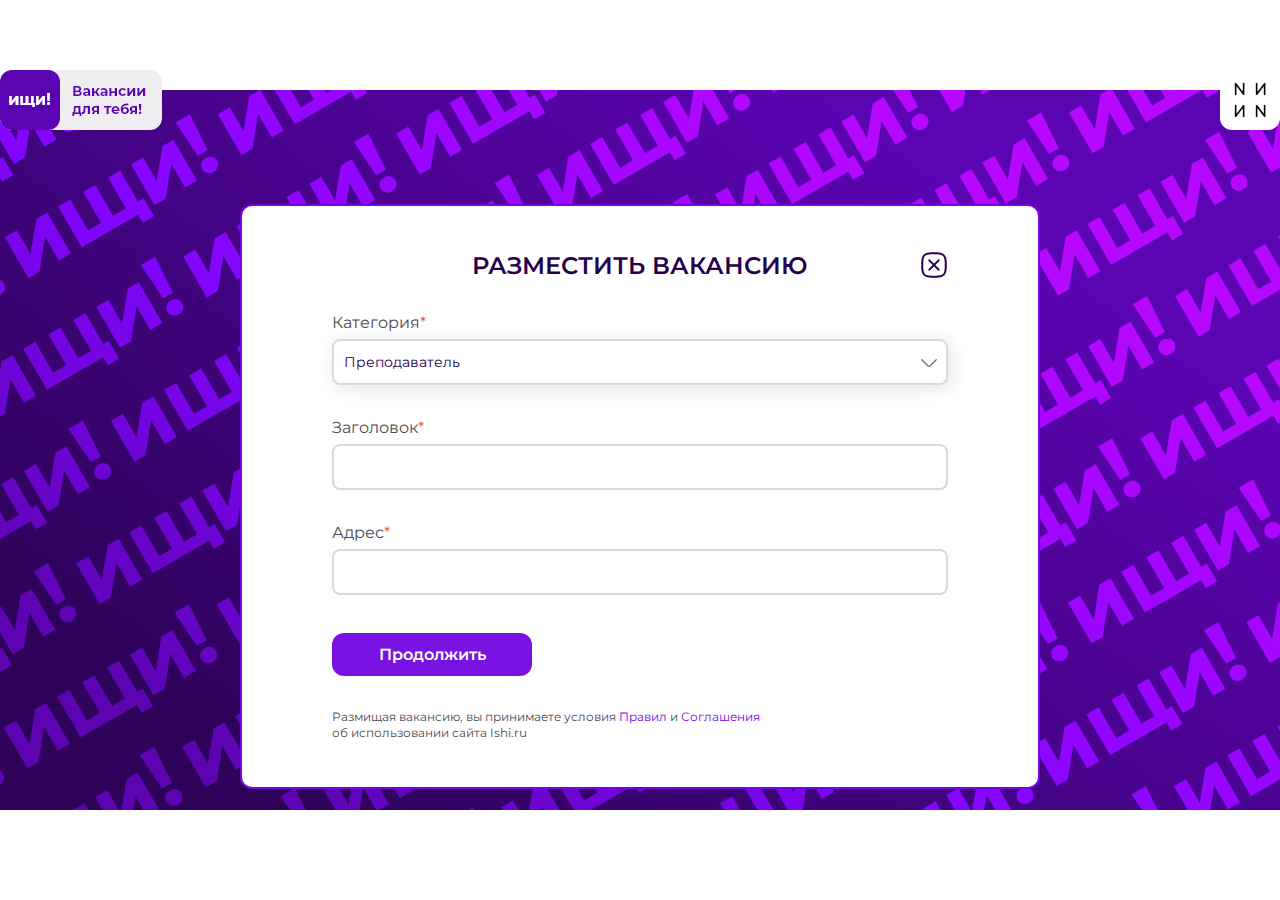
<file: pages/vacanciesCreation.html>
<!DOCTYPE html>
<html lang="en">
<head>
    <meta charset="UTF-8">
    <meta http-equiv="X-UA-Compatible" content="IE=edge">
    <meta name="viewport" content="width=device-width, initial-scale=1.0">
    <title>Создание Вакансию</title>
    <link rel="stylesheet" href="/css/style.css">
</head>
<body>
    <div class="resume-creation">
        <div class="wrap">
            <div class="resume-creation__header">
                
                <div class="resume-creation__logo-btn">
                    <img src="/img/logo.png" alt="" class="resume-creation__header-logo"/>
                </div>
                <a href="#">
                    <img src="/img/notreen-logo.png" alt="" class="resume-creation__header-notreen-logo">
                </a>
            </div>
            <div class="resume-creation__content">
                <form class = "vacancies-form">
                    <div class="resume-creation__container vacancies-creation__container vacancies-creation__place active">
                        <div class="resume-creation__content-title vacancies-creation__place-title">Разместить вакансию</div>
                        <div class="resume-creation__exit-btn vacancies-creation__exit-btn"></div>
                        <label for="" class="resume-creation__label vacancies-creation__vacancy-category-label">Категория<span>*</span></label>
                        <select class="select vacancies-creation__vacancy-education-select vacancies-creation__vacancy-category-input">
                            <option class="vacancies-creation__vacancy-education-item active" value="Преподаватель">Преподаватель</option>
                            <option class="vacancies-creation__vacancy-education-item" value="Ректор">Ректор</option>
                            <option class="vacancies-creation__vacancy-education-item" value="Оператор">Оператор</option>
                            <option class="vacancies-creation__vacancy-education-item" value="Секретарь">Секретарь</option>
                            <option class="vacancies-creation__vacancy-education-item" value="Заведующий хоз-частью">Заведующий хоз-частью</option>
                        </select>
                        <label for="" class="resume-creation__label vacancies-creation__vacancy-title-label">Заголовок<span>*</span></label>
                        <input type="text" class="resume-creation__input vacancies-creation__vacancy-title-input" >
                        <label for="" class="resume-creation__label vacancies-creation__address-label">Адрес<span>*</span></label>
                        <input type="text" class="resume-creation__input vacancies-creation__address-input">
                        <div class="resume-error vacancies-place-error"></div>
                        <div class="resume-creation__btn vacancies-creation__place-btn">Продолжить</div>

                        <div class="resume-creation__created-terms-use">Размищая вакансию, вы принимаете условия <a href="#">Правил</a> и <a href="#">Соглашения</a> <br>об использовании сайта Ishi.ru</div>
                    </div>

                    <div class="resume-creation__container vacancies-creation__container vacancies-creation__conditions-one">
                        <div class="resume-creation__back-btn vacancies-creation__conditions-one-back"></div>
                        <div class="resume-creation__content-title vacancies-creation__conditions-one-title">Условия</div>
                        <div class="resume-creation__exit-btn vacancies-creation__exit-btn"></div>
                        <label for="" class="resume-creation__label vacancies-creation__salary-label">Заработная плата<span>*</span></label>
                        <input type="text" class="resume-creation__input vacancies-creation__salary-input">
                        <div class="vacancies-creation__salary-checkbox">
                            <input type="radio" checked class="resume-creation__checbox-input " id="month" name="salary">
                            <label for="month" class="resume-creation__checbox-label  vacancies-creation__checkbox-label" >За месяц</label>
                            <input type="radio" class="resume-creation__checbox-input " id="change" name="salary" >
                            <label for="change" class="resume-creation__checbox-label  vacancies-creation__checkbox-label">За смену</label>                              
                            <input type="radio" class="resume-creation__checbox-input " id="hours" name="salary">
                            <label for="hours" class="resume-creation__checbox-label  vacancies-creation__checkbox-label">За час</label>                           
                        </div>
                        <label for="" class="resume-creation__label vacancies-creation__vacancy-employment-label">Тип занятости<span>*</span></label>
                        <div class="vacancies-creation__employment">
                            <div class="vacancies-creation__employment-one">
                                <input type="radio" checked name="employment" class="resume-creation__checbox-input" id="full-time">
                                <label for="full-time" class=" resume-creation__checbox-label vacancies-creation__checkbox-label active">Полный рабочий день</label>
                                <input type="radio" name="employment" class=" resume-creation__checbox-input" id="free-schedule">
                                <label for="free-schedule" class="resume-creation__checbox-label vacancies-creation__checkbox-label">Свободный график</label>
                            </div>
                            <div class="vacancies-creation__employment-two">                                
                                <input type="radio" name="employment" class=" resume-creation__checbox-input " id="part-time">
                                <label for="part-time" class="resume-creation__checbox-label vacancies-creation__checkbox-label">Неполный рабочий день</label>
                                <input type="checkbox" class="resume-creation__checbox-input " id="remote-work">
                                <label for="remote-work" class="resume-creation__checbox-label vacancies-creation__checkbox-label">Удаленная работа</label>
                            </div>                            
                        </div>
                        
                        <label for="" class="resume-creation__label vacancies-creation__vacancy-category-label">Условия работы<span>*</span></label>
                        <div class="vacancies-creation__conditions-work">
                            <div class="vacancies-creation__conditions-work-one">
                                <input type="checkbox" class="resume-creation__checbox-input " id="accessible-minors">
                                <label for="accessible-minors" class="resume-creation__checbox-label  vacancies-creation__checkbox-label">Можно до 18 лет</label>
                                <input type="checkbox" class="resume-creation__checbox-input " id="without-experience">
                                <label for="without-experience" class="resume-creation__checbox-label  vacancies-creation__checkbox-label">Без опыта</label>
                            </div>
                            <div class="vacancies-creation__conditions-work-two">                                
                                <input type="checkbox" class="resume-creation__checbox-input " id="people-disabilities">
                                <label for="people-disabilities" class="resume-creation__checbox-label  vacancies-creation__checkbox-label">Доступно <img class="disabledPerson-icon" src="/img/disbledPerson-icon.svg" alt=""></label>
                            </div>                            
                        </div>
                        <div class="resume-error vacancies-conditions-one-error"></div>
                        <div class="resume-creation__btn vacancies-creation__conditions-one-btn">Продолжить</div>
                    </div>

                    <div class="resume-creation__container vacancies-creation__container vacancies-creation__description">
                        <div class="resume-creation__back-btn vacancies-creation__description-back"></div>
                        <div class="resume-creation__content-title vacancies-creation__description-title">Вакансия</div>
                        <div class="resume-creation__exit-btn vacancies-creation__exit-btn"></div>
                        <label for="" class="resume-creation__label vacancies-creation__description-label">Описание<span>*</span></label>
                        <textarea name="" id="" class="resume-creation__textarea vacancies-creation__textarea vacancies-creation__description-textarea"></textarea>
                        <div class="resume-creation__work-textarea-limit vacancies-creation__description-textarea-limit">
                            <span class="resume-creation__work-textarea-limit-amount vacancies-creation__description-textarea-limit-amount">0</span>/<span class="resume-creation__work-textarea-limit-max vacancies-creation__description-textarea-limit-max">50</span>
                        </div>
                        <div class="resume-error vacancies__description-error"></div>
                        <div class="resume-creation__btn vacancies-creation__description-btn">Продолжить</div>
                    </div>

                    <div class="resume-creation__container vacancies-creation__container vacancies-creation__requirements">
                        <div class="resume-creation__back-btn vacancies-creation__requirements-back"></div>
                        <div class="resume-creation__content-title vacancies-creation__requirements-title">Требования</div>
                        <div class="resume-creation__exit-btn vacancies-creation__exit-btn"></div>
                        <label for="" class="resume-creation__label vacancies-creation__vacancy-work-experience-label">Опыт работы<span>*</span></label>
                        <input type="text" class="resume-creation__input vacancies-creation__vacancy-work-experience-input" >
                        <label for="" class="resume-creation__label vacancies-creation__vacancy-education-label">Образование<span>*</span></label>
                        <select class="select vacancies-creation__vacancy-education-select">
                            <option class="vacancies-creation__vacancy-education-item active" value="Среднее профессиональное образование">Среднее профессиональное образование</option>
                            <option class="vacancies-creation__vacancy-education-item" value="Высшее образование - бакалавриат">Высшее образование - бакалавриат</option>
                            <option class="vacancies-creation__vacancy-education-item" value="Высшее образование - специалитет, магистратура">Высшее образование - специалитет, магистратура</option>
                        </select>
                        <label for="" class="resume-creation__label vacancies-creation__skills-label">Навыки<span>*</span></label>
                        <textarea name="" id="" placeholder="Пишите навыки через запятую" class="resume-creation__textarea vacancies-creation__textarea vacancies-creation__skills-textarea"></textarea>
                        <div class="resume-creation__work-textarea-limit vacancies-creation__skills-textarea-limit">
                            <span class="resume-creation__work-textarea-limit-amount vacancies-creation__skills-textarea-limit-amount">0</span>/<span class="resume-creation__work-textarea-limit-max vacancies-creation__skills-textarea-limit-max">50</span>
                        </div>
                        <div class="resume-error vacancies__requirements-error vacancies__skills-error"></div>
                        <div class="resume-creation__btn vacancies-creation__requirements-btn">Продолжить</div>
                    </div>

                    <div class="resume-creation__container vacancies-creation__container vacancies-creation__responsibilities">
                        <div class="resume-creation__back-btn vacancies-creation__responsibilities-back"></div>
                        <div class="resume-creation__content-title vacancies-creation__responsibilities-title">Нагрузка</div>
                        <div class="resume-creation__exit-btn vacancies-creation__exit-btn"></div>
                        <label for="" class="resume-creation__label vacancies-creation__responsibilities-label">Обязанности<span>*</span></label>
                        <textarea name="" id="" placeholder="Пишите обязанности через запятую" class="resume-creation__textarea vacancies-creation__textarea vacancies-creation__responsibilities-textarea"></textarea>
                        <div class="resume-creation__work-textarea-limit vacancies-creation__responsibilities-textarea-limit">
                            <span class="resume-creation__work-textarea-limit-amount vacancies-creation__responsibilities-textarea-limit-amount">0</span>/<span class="resume-creation__work-textarea-limit-max vacancies-creation__responsibilities-textarea-limit-max">50</span>
                        </div>
                        <div class="resume-error vacancies__responsibilities-error"></div>
                        <div class="resume-creation__btn vacancies-creation__responsibilities-btn">Продолжить</div>
                    </div>

                    <div class="resume-creation__container vacancies-creation__container vacancies-creation__conditions">
                        <div class="resume-creation__back-btn vacancies-creation__conditions-back"></div>
                        <div class="resume-creation__content-title vacancies-creation__conditions-title">Условия</div>
                        <div class="resume-creation__exit-btn vacancies-creation__exit-btn"></div>
                        <label for="" class="resume-creation__label vacancies-creation__conditions-label">Условия<span>*</span></label>
                        <textarea name="" id="" placeholder="Пишите условия через запятую" class="resume-creation__textarea vacancies-creation__textarea vacancies-creation__conditions-textarea"></textarea>
                        <div class="resume-creation__work-textarea-limit vacancies-creation__conditions-textarea-limit">
                            <span class="resume-creation__work-textarea-limit-amount vacancies-creation__conditions-textarea-limit-amount">0</span>/<span class="resume-creation__work-textarea-limit-max vacancies-creation__conditions-textarea-limit-max">50</span>
                        </div>
                        <div class="resume-error vacancies__conditions-error"></div>
                        <div class="resume-creation__btn vacancies-creation__conditions-btn">Продолжить</div>
                    </div>

                </form>
            </div>
            
            <div class="resume-creation__popup">
                <div class="resume-creation__popup-block">
                    <div class="resume-creation__popup-block-top">
                        Если вы покините страницу все данные будут утерены! <br>Вы все еще хотите покинуть страницу?
                    </div>
                    <div class="resume-creation__popup-block-bottom">
                        <div class="resume-creation__popup-block-btn resume-creation__popup-block-home-btn">Продолжить</div>
                        <div class="resume-creation__popup-block-btn resume-creation__popup-block-cancellation">Отмена</div>
                    </div>
                </div>
            </div>
        </div>
        
    </div>
    <script src="/js/jquery-3.6.0.min.js"></script>
    <script src="/js/vacancies-creation-script.js"></script>
    <script src="/js/select.js"></script>
</body>
</html>
</file>
<file: css/style.css>
@import url('https://fonts.googleapis.com/css2?family=Montserrat:ital,wght@0,100;0,200;0,300;0,400;0,500;0,600;0,700;0,800;0,900;1,100;1,200;1,300;1,400;1,500;1,600;1,700;1,800;1,900&display=swap');

*{
    box-sizing: border-box;
    margin: 0;
    padding: 0;
}

body{
    font-family: 'Montserrat', sans-serif;
    color: #26004D;
}

a{
    color: #26004D;
    text-decoration: none;
}

.wrap{
    max-width: 1320px;
    width: 100%;
    margin: auto;
}

.header{
    background: #FFFFFF;
    width: 100%;
    height: 115px;
    position: fixed;
    top: 0;
    padding:28px 0;
    z-index: 99;
    box-shadow: 5px 5px 20px #97979748;
}

.header__nav, .header__menu, .header__buttons, .content__search-parent, .content__search{
    display: flex;
    justify-content: space-between;
    align-items: center;
}

.header__logo{
    margin-right: 41px;
}

.header__menu-item:nth-child(2){
    margin-right: 55px;
}

.header__menu-item{
    font-size: 16px;
    font-weight:600;
    position: relative;
    text-align: center;
}

.header__menu-item::after{
    content: '';
    position: absolute;
    width: 0;
    left: 0;
    opacity: 0;
    bottom: -7px;
    height: 2px;
    background-color: #5B04B2;
    transition: 0.3s all;
}
.header__menu-item:hover::after{
    width: 100%;
    opacity: 1;
}

.header__buttons{
    display: flex;
    justify-content: space-between;
    align-items: center;
}

.header__btn-createResume, .header__btn-hiring{
    border: 2px solid #5B04B2;
    border-radius: 12px;
    text-align: center;
    line-height: 45px;
    font-weight: 700;
    font-size: 16px;
    cursor: pointer;
    transition: 0.3s all;
    /* transition: color 0.3s ease;
    transition: background 0.3s ease; */
}

.header__btn-createResume{
    width: 190px;
    height: 46px;
    background-color: #5B04B2;
    color: #fff;
    margin-right: 25px;
}

.header__btn-createResume:hover{
    background-color: #fff;
    color: #26004D;
}

.header__btn-hiring{
    padding: 0 15px;
    height: 46px;
}

.header__btn-hiring:hover{
    background-color: #5B04B2;
    color: #fff;
}

.content{
    margin-top: 115px;
    background: #EFEDF0;
    height: 440px;
    padding-top: 105px;
}

.content__title{
    margin-bottom: 40px;
    font-size: 48px;
    font-weight: 700;
}

.content__search-parent{
    background: #fff;
    height: 72px;
    border-radius: 12px;
}
.content__search{
    margin-left: 25px;
    font-size: 18px;
    font-weight: 600;
    width: 100%;
    display: flex;
    justify-content: space-between;
    position: relative;
}

.content__search-field{
    height: 100%;
    width: 100%;
    margin:0 18px;
    font-size: 18px;
    font-weight: 600;
    color: #26004D;
    outline: none;
    border: none;
}


.content__search-field::placeholder{
    color: #26004D4d;
    font-size: 18px;
}

.content__search-icon-container{
    display: flex;
    align-items: center;
    width: 30%;
    position: relative;
}

.content__search-city{
    margin:0 30px 0 13px;
}

.content__city-icon{
    width: 28px;
    height: 28px;
    display: block;
    cursor: pointer;
    position: absolute;
    left: 0px;
}

.content__search-btn{
    height: 100%;
    width: 316px;
    border: 2px solid #5B04B2;
    border-radius: 12px;
    line-height: 100%;
    font-size: 18px;
    font-weight: 600;
    font-family: 'Montserrat', sans-serif;
    color: #fff;
    text-align: center;
    background: #5B04B2;
    cursor: pointer;
    transition: 0.3s all;
}

.content__search-btn:hover{
    background-color: #fff;
    color: #26004D;
}

.content-two{
    padding-top: 105px;
    background: #FFFFFF;
}

.content-two__title{
    margin-bottom: 48px;
    font-size: 48px;
    font-weight: 700;
}

.content-two__slider{
    margin-bottom: 80px;
}

.content-two__slider-item{
    max-width: 220px;
    min-width: 200px;
    height: 176px;
    font-size: 18px;
    display: flex;
    flex-direction: column;
    justify-content: space-between;
    padding: 25px 38px;
    background-color: #fff;
    border-radius: 12px;
    box-shadow: 0 0 15px #85838383;
    margin: 15px 15px;
}

.content-two__slide-img{
    width: 40px;
    height: 40px;    
}

.content-two__slide-title{
    font-weight: 700;
    line-height: 22px;
    margin-bottom: 10px;
    color: #26004D;
}

.content-two__slide-subtitle{
    color: #A5A1B2;
}

.slick-arrow{
    height: 50px;
    width: 50px;
    display: flex;
    justify-content: center;
    align-items: center;
    border-radius: 50%;
    box-shadow: 0 0 15px #858383a6;
    z-index: 2;
    transition: 0.3s all;
    cursor: pointer;
}

.slick-prev{
    background: url(/img/arrow-left.png) no-repeat center, #fff;
}
.slick-next{
    background: url(/img/arrow-right.png) no-repeat center, #fff;
}

/* .slick-disabled:hover{
    opacity: 0.7;
    cursor: context-menu;
} */
.content-two__vacancies{
    margin-bottom: 120px;
}
.content-two__vacancies-item{
    position: relative;
    padding: 30px;
    border-radius: 12px;
    height: 300px;
    display: flex;
    flex-direction: column;
    justify-content: space-between;
    margin-bottom: 40px;
    box-shadow: 5px 5px 30px #a5a1b277;
}

.vacancies__favorites-btn, .content-two__vacancies-icon{
    position: absolute;
    right: 30px;
}
.vacancies__favorites-btn{
    top: 30px;
    height: 28px;
    width: 28px;
    background: none;
    background: url(/img/favorites-btn.png) no-repeat;
    outline: none;
    border: none;
    cursor: pointer;
    transition: .3s all;
}

.vacancies__favorites-btn:hover{
    transform: scale(1.1);    
}

.vacancies__favorites-btn.active{
    background: url(/img/favorites-btn_active.png) no-repeat;
}


.content-two__vacancies-icon{
    bottom: 30px;
}

.content-two__vacancies-top{
    width: 98%;
    position: relative;
}

.content-two__vacancies-title{
    color: #26004D;
    font-size: 22px;
    font-weight: 700;
    margin-bottom: 12px;
}

.content-two__vacancies-salary{
    color: #5B04B2;
    font-size: 18px;
    font-weight: 600;
    margin-bottom: 22px;
}

.content-two__vacancies-subtitle{
    height: 85px;
    overflow: hidden;
    font-size: 18px;
    font-weight:500;
    color: #4C4955;
    line-height: 30px;
    margin-bottom: 20px;
    margin-left: 10px;
}

.content-two__vacancies-response-btn, .content-two__vacancies-call-btn{
    height: 62px;
    border-radius: 12px;
    text-align: center;
    line-height: 60px;
    border: none;
    font-size: 22px;
    font-weight: 700;
    font-family: 'Montserrat', sans-serif;
    cursor: pointer;
}

.content-two__vacancies-response-btn{
    width: 248px;
    background-color: #5B04B2;
    color: #fff;
    margin-right: 40px;
    transition: .3s all;
}

.content-two__vacancies-call-btn{
    width: 207px;
    background-color: #EFEDF0;
    color: #26004D;
    transition: .3s all;
}

.content-two__vacancies-response-btn:hover,.content-two__vacancies-call-btn:hover{
    transform: scale(1.06);
}

/* content-filters */

.content__filters{
    margin-top: 40px;
    display: flex;
    height: 48px;
}
.content__filters-container{
    position: relative;
    margin-right: 20px;
}


.content__filters-item{
    height: 48px;
    width: 100%;
    display: flex;
    justify-content: center;
    align-items: center;
    background-color: #26004D;
    border-radius: 12px;
    color: #fff;
    padding: 0 17px;
    font-size: 16px;
    font-weight: 600;
    cursor: pointer;
    transition: .3s all;
}

.content__filters-item.active{
    background-color: #5B04B2;
}

.content__filters-item span{
    width: 100px;
    text-align: center;
}

.content__filters-popup{
    width: 480px;
    font-size: 18px;
    font-weight: 700;
    padding: 30px 42px 27px;
    position: absolute;
    background-color: #fff;
    display: none;
    top: 77px;
    left: calc((480px - 100%) / 2 * -1);
    border-radius: 12px;
    box-shadow: 0 0 15px #85838383;
    z-index: 2;
    transition: .3s all;
    opacity: 0;
}

.content__filters-popup.active{
    display: block;
}

.filters-popup__arrow{
    position: absolute;
    left: 228px;
    top: -12px;
    width: 0;
    height: 0;
    border-left: 12px solid transparent;
    border-right: 12px solid transparent;
    border-bottom: 12px solid #fff;
}
.content__filters-line{
    margin: 0 11px;
}

.content__filters-item span{
    color: #A5A1B2;
    transition: .3s all;
}

.content__filters-arrow{
    margin-left: 7px;
}

.content__filters-top{
    display: flex;
    justify-content: space-between;
    margin-bottom: 25px;
}

.content__filters-salary{
    width: 100%;
    margin: auto;
}

.content__filters-salary-slider{
    width: 100%;
}

.content__filters-salary-slider{
    background: linear-gradient(to right, #6B24B2 0%, #6B24B2 0%, #b9b9b9 0%, #b9b9b9 100%);
    border-radius:1px;
    height: 2px;
    width: 100%;
    outline: none;
    transition: background 450ms ease-in;
    cursor: pointer;
    -webkit-appearance: none;
}
.content__filters-salary-slider::-webkit-slider-thumb {
    width: 22px;
    -webkit-appearance: none;
    height: 22px;
    background: #fffcfc;
    cursor: pointer;
    box-shadow: 0 3px 6px #85838383;
    border-radius: 11px;
}

.content__filters-paymentOption{
    display: flex;
    justify-content: space-around;
    width: 100%;
    margin-top: 30px;   
}
.content__paymentChange{
    /* position: relative; */
    transition: .3s all;
    border-radius: 10px;
    height: 40px;
    width: 33%;
    line-height: 40px;
    text-align: center;
    cursor: pointer;  
}
/* .content__paymentChange::after{
    width: 0;
    height: 3px;
    background-color: #6B24B2;
    content: " ";
    position: absolute;
    left: 0;
    top: 120%;
    transition: .3s all;
} */
.content__paymentChange.active{
    color: #6B24B2;
    background-color: #f1f1f1;    
}
.content__paymentChange.active::after{
    width: 100%;
}
.content__filters-applyBtn{
    width: 100%;
    height: 62px;
    background-color: #6B24B2;
    border-radius: 12px;
    cursor: pointer;
    border: 2px solid #6B24B2;
    color: #FFF;
    font-size: 18px;
    font-weight: 700;
    transition: .3s all;
    margin-top: 25px; 
}

.content__filters-applyBtn:hover{    
    background-color: #ffffff;
    color: #6B24B2;
}

.content-conditions__checkbox-container{
    display: flex;
    align-items: center;
    margin-bottom: 20px;
    position: relative;
    transition: .3s all;
    cursor: pointer;
}

.content-conditions__checkbox {
     display: none; 
}
.content-conditions__label {
    display: flex;
    align-items: center;
    position: relative;   
    transition: 0.3s;
    min-height: 20px;
    margin-left: 35px;
    width: 100%;
    text-align: left;
    cursor: pointer;
}
.content-conditions__label::before {
    content: '';
    position: absolute;
    background: #fff;
    width: 20px; 
    height: 20px;
    left: -35px;
    transition: 0.3s;
    border: 1px solid #26004D;
    border-radius: 4px;
    cursor: pointer;
}

.content-conditions__checkbox:checked + .content-conditions__label::before {
    background: url(/img/checkmark.png) center #7f3ec0;
    background-size: 100%;
}

.content-conditions__checkbox-container:hover{
    transform: scale(1.1);
    margin-left: 16px;
}

.disabledPerson-icon{
    display: block;
    margin-left: 5px;
    width: 30px;
    height: 30px;
}

.conditions__Btn{
    margin-top: 10px;
}

.selectWr{
    width: 100%;
    height: 40px;
    padding: 5px 10px;
    font-size: 18px;

    border: 2px solid #727171;
    border-radius: 10px;
}

.typeEmployment__watch-Lable, .typeEmployment__remoteWork-Lable{
    font-size: 14px;
    display: block;
    margin-bottom: 10px;
}

.typeEmployment__remoteWork-Lable{
    margin-top: 15px;
}

.content__filters-item-val.active{
    width: 25px;
    height: 25px;
    text-align: center;
    line-height: 25px;
    background-color: #7b50a5;
    border-radius: 50%;
    color: #380e63;

}

/* select */

.select {
    display: block;
    width: 100%;
    position: relative;
}

.new-select {
    position: relative;
    box-shadow: 3px 3px 20px #26014b1f;
    border-radius: 10px;
    padding: 10px 15px;
    cursor: pointer;
    user-select: none;
    font-size: 14px;
    /* background: url(/img/select\ arrow-down.png) no-repeat center right 10px; */
    
}

.new-select__list {
    position: absolute;
    top: 45px;
    left: 0;
    box-shadow: 3px 3px 20px #26014b44;
    border-radius: 8px;
    margin-top: 5px;
    padding: -1px 5px;
    cursor: pointer;
    width: 100%;
    z-index: 2;
    background: #fff;
    font-size: 14px;
}

.new-select__list.on {
    display: block;
}

.new-select__item span {
    display: block;
    padding: 10px 15px;   
}
.new-select__item{
    margin-bottom: 3px;    
}

.new-select__item:last-child {
    margin-bottom: 0;    
}

.new-select__item{
    border-radius: 10px;
    transition: .3s all;
}

.new-select__item.active{
    background-color: #5B04B2;
    border-radius: 0;
    color: #fff;
}

.new-select__item:hover{
    background-color: #5B04B2;
    border-radius: 0;
    color: #fff;
}

.new-select__item:first-child.active, .new-select__item:first-child:hover{
    border-top-left-radius: 10px;
    border-top-right-radius: 10px;
}

.new-select__item:last-child.active, .new-select__item:last-child:hover{
    border-bottom-left-radius: 10px;
    border-bottom-right-radius: 10px;
}

.new-select:after {
    content: '';
    display: block;
    width: 16px;
    height: 16px;
    position: absolute;
    right: 9px;
    top: 33%;
    background: url(/img/select\ arrow-down.png) no-repeat right center / cover;
    opacity: 0.6;

    -webkit-transition: all .27s ease-in-out;
        -o-transition: all .27s ease-in-out;
            transition: all .27s ease-in-out;

    -webkit-transform: rotate(0deg);
        -ms-transform: rotate(0deg);
         -o-transform: rotate(0deg);
            transform: rotate(0deg);
}

.new-select.on:after {
    -webkit-transform: rotate(180deg);
        -ms-transform: rotate(180deg);
         -o-transform: rotate(180deg);
            transform: rotate(180deg);
}

.content__search-select{
    border: none;
    margin-left: 10px;
    margin-top: 5px;
    margin-right: 10px;
    width: auto;
    padding-left: 35px;
    box-shadow: none;
}

.content__search-select::after{
    content: none;
}

/* .content__search-select-new-select__list{
    border: none;
    box-shadow: 3px 3px 20px #26014ba1;
}
.content__search-select-item:first-child.active, .content__search-select-item:first-child:hover{
    border-top-left-radius: 10px;
    border-top-right-radius: 10px;
}

.content__search-select-item:last-child.active, .content__search-select-item:last-child:hover{
    border-bottom-left-radius: 10px;
    border-bottom-right-radius: 10px;
}
.content__search-select-item{
    margin-bottom: 2px;
}
.content__search-select-item:last-child{
    margin-bottom: 0;
}
.content__search-select-item:hover{
    background-color: #5B04B2;
    border-radius: 0;
}
.content__search-select-item.active{
    background-color: #5B04B2;
    border-radius: 0;
} */

/* autorization */

.autorization{
    background: url(/img/autorization-phone.png);
    background-size: 100%;
    width: 100%;
    height: 100vh;    
}

.autorization__container{
    position: relative;
    display: flex;
    justify-content: center;
}

.autorization__content{
    width: 50%;
    height: 100%;
    padding-top: 70px;   
    background: #EFEDF0;
    margin-left: auto;
    position: relative; 
}

.autorization__top{
    display: flex;
    justify-content: space-between;
    margin: auto;
    margin-bottom: 80px;
    max-width: 620px;
}

.autorization__form{
    max-width: 620px;
    width: 100%;
    background-color: #fff;
    border-radius: 24px;
    margin: auto;
    box-shadow: 0 0 15px #85838349;
    position: relative;
    padding: 40px 95px;
    color: #383543;
}

.autorization__form-title{
    text-transform: uppercase;
    font-size: 24px;
    text-align: center;
    font-weight: 600;
}

.autorization__form-title{
    text-transform: uppercase;
    font-size: 24px;
    text-align: center;
    font-weight: 600;
}

.autorization__form-label{
    display: block;
    padding-left: 18px;
    margin: 30px 0 5px;
    font-size: 12px;
    font-weight: 500;
}

.autorization__form-input{
    width: 100%;
    height: 54px;
    line-height: 56px;
    border: none;
    border: 1px solid #EFEDF0;
    border-radius: 24px;
    outline: none;
    background-color: #EFEDF0;
    font-size: 18px;
    padding: 0 18px;
    transition: .3s all;
}

.autorization__form-input:focus{
    border-color: #b9b9b9;
}

.autorization__form-btn{
    padding: 13px 18px 10px;
    text-transform: uppercase;
    color: #fff;
    font-size: 16px;
    font-weight: 600;
    display: block;
    margin: 40px auto 45px;
    outline: none;
    border-radius: 12px;
    border: none;
    background:#7405E2;
    cursor: pointer;
    transition: .5s all;
}

.autorization__form-btn:hover{
    transform: scale(1.05);
}

.autorization__form-subtitle{
    margin: auto;
    text-transform: uppercase;
    font-size: 16px;
    font-weight: 600;
    text-align: center;
}

.autorization__form-subtitleBtn{
    color: #7405E2;
    cursor: pointer;
}


.autorization__bottom{
    position: absolute;
    top: 780px;
    left: 0;
    right: 0;
    margin: auto;
    color: #383543;
    max-width: 620px;
    padding-top: 12px;
    font-weight: 500;
}

.autorization__bottom-title{
    font-size: 12px;
    text-align: center;
    font-weight: 500;
    margin-bottom: 25px;
}

.autorization__bottom-title a{
    color: #7405E2;
}

.autorization__form-login{
    display: none;
    position: absolute;
    transition: .5s;
    opacity: 0;
}   
.autorization__form-registration{
    position: absolute;
    opacity: 1;
    transition: .5s;
}

.registration__error, .autorization__error{
    height: 16px;
    font-size: 12px;
    text-align: center;
    color: #e72727;
    margin-top: 6px;
    margin-left: 20px;
    position: absolute;
}

.registration__error ul li, .autorization__error  ul li{
    list-style: none;
}


/* resume-creation */

.resume-creation{
    background: url(/img/background.png) no-repeat center;
    background-size: 100%;
    background-attachment: fixed;
    min-height: 100vh;
    padding-top: 70px;
    color: #4C4955;
    padding-bottom: 50px;
}

.resume-creation__logo-btn{
    cursor: pointer;
}

/* scrolbar */
::-webkit-scrollbar {
    width: 0;
}

.resume-creation input{
    font-size: 14px;
    font-family: 'Montserrat';
    color: #26004D;
}

.resume-creation input::placeholder{
    font-size: 14px;
    font-family: 'Montserrat';
    color: #4C4955;
}

.resume-creation__header{
    display: flex;
    justify-content: space-between;
    margin-bottom: 70px;
}

.resume-creation__container{
    width: 800px;
    background-color: #fff;
    border-radius: 12px;
    padding: 0 90px;
    position: relative;
    margin: auto;
    overflow: hidden;
    transition: .5s all;
    height: 0;
}

.resume-creation__container.active{
    height: 570px;
    padding: 45px 90px;
    border: 2px solid #7405E2;
    opacity: 1;
}

.resume-creation__content-title{
    font-size: 24px;
    text-transform: uppercase;
    font-weight: 600;
    text-align: center;
    color: #26004D;
    margin-bottom: 33px;
}

.resume-creation__exit-btn{
    width: 28px;
    height: 28px;
    border: 5px;
    background: url(/img/resume-exit-icon.png);
    position: absolute;
    right: 90px;
    top: 45px;
    cursor: pointer;
    transition: .3s transform;
}

.resume-creation__exit-btn:hover{
    transform: scale(1.1);
}

.resume-creation__created-one-line{
    display: flex;
    justify-content: space-between;
}

.resume-creation__fulname{
    width: 370px;
}

.resume-creation__label{
    display: block;
    margin-bottom: 7px; 
}

.resume-creation__label span{
    color: #F04949; 
}

.resume-creation__input{
    width: 100%;
    outline-color: #380e63;
    border: 2px solid #D9D9D9;    
    border-radius: 8px;
    padding: 12px 10px;
    margin-bottom: 33px;
}

input::-webkit-outer-spin-button,
input::-webkit-inner-spin-button {
    /* display: none; <- Crashes Chrome on hover */
    -webkit-appearance: none;
    margin: 0; /* <-- Apparently some margin are still there even though it's hidden */
}

.resume-creation__email-input{
    max-width: 380px;
}

.resume-creation__btn{
    padding: 12px 47px;
    width: 200px;
    text-align: center;
    background-color: #7A12E2;
    color: #fff;
    font-size: 16px;
    font-weight: 600;
    border-radius: 12px;
    cursor: pointer;
    transition: .3s background-color;
}

.resume-creation__btn:hover{
    background-color: #380e63;
    
}

.resume-creation__created-terms-use{
    font-size: 12px;
    margin-top: 33px;
    line-height: 16px;
}

.resume-creation__created.active{
    height: 625px;
}

.resume-creation__created-terms-use a{
    color: #7405E2;
}

.resume-creation__about-me.active{
    height: 630px;
}


.resume-creation__textarea.exceeding-limit{
    border-color: #F04949;
    outline: none;
}
.resume-creation__back-btn{
    width: 28px;
    height: 28px;
    border-radius: 5px;
    background: url(/img/resume-back-icon.png);
    position: absolute;
    left: 90px;
    top: 45px;
    cursor: pointer;
    transition: .3s transform;
}

.resume-creation__back-btn:hover{
    transform: scale(1.1);
}

.resume-creation__skills-textarea{
    height: 160px;
}

.resume-creation__about-me-textarea{
    height: 200px;
}

.resume-creation__addition.active{
    height: 655px;
}

.resume-creation__addition-one-line{
    display: flex;
    justify-content: space-between;
}

.resume-creation__one-line-left{
    width: 350px;
    margin-right: 60px;
}

.resume-creation__gender{
    display: flex;
    margin-bottom: 33px;    
}

.resume-creation__radio-input {
    display: none; 
}
.resume-creation__radio-label {
   display: flex;
   align-items: center;
   justify-content: center;
   position: relative;
   padding: 10px 50px 10px;
   transition: 0.3s;
   width: 100%;
   text-align: center;   
   cursor: pointer;
   border: 2px solid #D9D9D9;
   width: 50%;
   font-weight: 500;
}

.resume-creation__radio-label.left{
    border-radius: 8px 0 0 8px;
    border-right: 0;
}

.resume-creation__radio-label.right{
    border-radius: 0 8px 8px 0;
    border-left: 0;
}

.resume-creation__radio-input:checked + .resume-creation__radio-label{
   background: #7305E2;
   border-color: #7305E2;
   color: #fff;
}

.resume-creation__radio-label:hover{
    border-color: #7305E2;
    border-width: 2px;
}

.resume-creation__photo-input{
    display: none;
}

.resume-creation__one-line-right{
    position: relative;
    width: 200px;
}

.resume-creation__photo-label{
    width: 166px;
    height: 166px;
    display: block;
    border: 2px dashed #B6B6B6;
    cursor: pointer;
    border-radius: 10px;
    display: flex;
    align-items: center;
    justify-content: center;
    margin-top: 8px;
    position: relative;
    overflow: hidden;
}
.resume-creation__photo-label.active{
    border: none;
}

.resume-creation__delete-btn{
    width: 24px;
    height: 24px;
    display: block;
    cursor: pointer;
    transition: .3s transform;
}

.resume-creation__photo-delete-btn{
    position: absolute;
    bottom: 33px;
    right: 0;
}

.resume-creation__delete-btn:hover{
    transform: scale(1.2);
}

.resume-creation__checbox-container{
    display: flex;
    margin-bottom: 33px;
}

.resume-creation__checbox-item{
    transition: .3s all;
}

.resume-creation__checbox-input {
    display: none; 
}
.resume-creation__checbox-label {
   display: flex;
   align-items: center;
   position: relative;   
   transition: 0.3s;
   min-height: 20px;
   margin-left: 35px;
   margin-right: 95px;
   text-align: left;
   cursor: pointer;
}
.resume-creation__checbox-label::before {
   content: '';
   position: absolute;
   background: #fff;
   width: 20px; 
   height: 20px;
   left: -35px;
   transition: 0.3s;
   border: 1px solid #26004D;
   border-radius: 4px;
   cursor: pointer;
}

.resume-creation__checbox-input:checked + .resume-creation__checbox-label::before {
   background: url(/img/checkmark.png) center #7f3ec0;
   background-size: 100%;
}

.resume-creation__checbox-label:hover::before{
   transform: scale(1.1);
}

.resume-creation__wishes.active{
    height: 450px;
}

.resume-creation__btn-container{
    display: flex;
}

.resume-creation__wishes-skip-btn{
    border: 2px solid #D9D9D9;
    background: none;
    color: #4C4955;
    margin-left: 40px;
}

.resume-creation__wishes-skip-btn:hover{
    background-color: #D9D9D9;
}

.resume-creation__experience.active{
    height: 710px;
}

.resume-creation__work-period{
    display: flex;
    justify-content: space-between;
}

.resume-creation__work-inputs-container{
    display: flex;    
}

.resume-creation__work-month-container, .resume-creation__work-year-container{
    display: flex;
    justify-content: space-between;
    align-items: center;
    padding: 10px 8px 10px 15px;    
    border: 2px solid #D9D9D9;
    border-radius: 8px;
}

.resume-creation__work-month-container:focus-within, .resume-creation__work-year-container:focus-within{
    border: 2px solid #26004D;
}

.resume-creation__work-input-clean{
    width: 16px;
    height: 16px;
    cursor: pointer;
    transition: .3s transform;
}

.resume-creation__work-input-clean:hover{
    transform: scale(1.2);
}

.resume-creation__work-month-container{
    margin-right: 15px;
    width: 150px;
}

.resume-creation__work-year-container{
    width: 100px;
}

.resume-creation__work-month-container input, .resume-creation__work-year-container input{
    width: calc(100% - 12px);
    font-size: 14px;
    border: none;
    outline: none;
    height: 19px;
}

.resume-creation__work-month-container input::placeholder, .resume-creation__work-year-container input::placeholder{
    font-size: 14px;
    font-family: 'Montserrat', sans-serif;
    color: #b6b5b5;
}

.resume-creation__work-period-line{
    width: 30px;
    height: 2px;
    background-color: #D9D9D9;
    margin-top: 45px;
}

.resume-creation__work-end{
    width: 265px;
}

.resume-creation__checbox-label.work-end{
    font-size: 14px;
    margin-top: 11px;
    width: 100%;
}

.resume-creation__checbox-label.work-end::before{
    width: 16px;
    height: 16px;
}

.resume-creation__textarea{
    width: 100%;
    display: block;
    border: 2px solid #D9D9D9;
    border-radius: 8px;
    padding: 10px;
    resize: none;
    font-size: 14px;
    font-family: 'Montserrat', sans-serif;
    outline-color: #26004D;
    transition: .3s all;
}

.resume-creation__work-responsibilities{
    height: 150px;
    margin-bottom: 5px;
    overflow-y: auto;    
}

.resume-creation__work-textarea-limit{
    text-align: right;
    font-size: 12px;
    transition: .3s all;
}

.resume-creation__experience-btn{
    margin-top: 20px;
}

.resume-creation__education.active{
    height: 500px;
}

.resume-creation__education-btn{
    outline: none;
    border: none;
}

.resume-error{
    color: #e72727;
    font-size: 12px;
    margin-top: -23px;
    margin-bottom: 13px;
    height: 15px;
}

.resume-about-me-error, .resume-created-error{
    margin-top: 0;
}

.resume-creation__user-photo.active{
    position: absolute;
    display: block;
    top: 0;
    width: auto;
    background-position: center;
    height: 100%;
    z-index: 2;
    border-radius: 8px;
    background-color: #fff;
    
}

.resume-experience-error{
    margin-top: -10px;
}

.resume-creation__work-textarea-limit-amount.exceeding{
    color: #F04949;
    font-weight: 600;
}

.resume-creation__work-responsibilities.exceeding-limit{
    border-color: #F04949;
    outline: none;
}

.resume-creation__article.active{
    height: 490px;
}

.resume-creation__upload-article-container{
    display: flex;
    justify-content: space-between;
    align-items: center;
}

.resume-creation__upload-article-line{
    width: 50%;
    height: 2px;
    background-color: #D9D9D9;
    overflow: hidden;
    transition: .3s all;
}

.resume-creation__upload-article-input{
    display: none;
}

.resume-creation__upload-article-label{
    padding: 14px 45px;
    border: 2px solid #7305E2;
    border-radius: 12px;
    color: #7305E2;
    font-size: 16px;
    font-weight: 600;
    cursor: pointer;
    transition: .3s all;
}
.resume-creation__upload-article-label:hover{
    color: #fff;
    background-color: #7305E2;
}

.resume-creation__upload-article-line.document-downloaded{
    height: auto;
    background: none;
    color: #7305E2;
    text-align: right;    
}

.resume-creation__btn-container.article{
    justify-content: space-between;
    align-items: center;
}

.resume-creation__add-article-btn{
    display: flex;
    align-items: center;
    font-size: 14px;
    color: #7305E2;
    cursor: pointer;
    transition: .3s all;
    height: 40px;
}

.resume-creation__add-article-btn:hover{
    transform: scale(1.15);

}

.resume-creation__add-article-btn img{
    width: 18px;
    height: 18px;
    display: block;
    margin-right: 12px;
}

.resume-creation__scrol-block{
    width: 100%;
    height: 75%;
    overflow-y: auto;
}

.resume-creation__scrol-item.active{
    border-bottom: 2px solid #D9D9D9;
    margin-bottom: 40px;
    padding-bottom: 33px;
}

.resume-creation__scrol-item{
    border-bottom: none;
    margin-bottom: 0;
    padding-bottom: 33px;
    display: flex;
    justify-content: space-between;
}

.resume-creation__scrol-content{
    width: 570px;
}

.resume-creation__scrol-right{
    display: flex;
    justify-content: space-between;
    align-items:center;
    flex-direction: column;
    width: 28px;
}

.resume-creation__scrol-vertical-line{
    width: 2px;
    background-color: #D9D9D9;
}

.resume-creation__scrol-vertical-line.article-top{
    height: 30%;
}

.resume-creation__scrol-vertical-line.article-bottom{
    height: 50%;
}

.resume-creation__scrol-delite{
    width: 24px;
    height: 24px;
    background: url(/img/delete-icon.png);
    cursor: pointer;
    transition: .3s all;
}

.resume-creation__scrol-delite:hover{
    transform: scale(1.1);
}




.resume-creation__popup{
    position: absolute;
    top: 0;
    left: 0;
    width: 100%;
    height: 100%;
    background-color: #2f2e3344;
    backdrop-filter: blur(10px);
    display: flex;
    justify-content: center;
    align-items: center;
    display: none;
    transition: .5s all;
    opacity: 0;
}

.resume-creation__popup-block{
    background: #fff;
    border-radius: 12px;
    padding: 30px 50px;
    max-width: 700px;
    width: 100%;
    font-weight: 600;
    font-size: 20px;
    color: #2c0257;
    text-align: center;
}

.resume-creation__popup-block-top{
    line-height: 30px;
}

.resume-creation__popup-block-bottom{
    display: flex;
    justify-content: space-between;
    max-width: 450px;
    width: 100%;
    margin: auto;
    margin-top: 40px;    
}

.resume-creation__popup-block-btn{
    padding: 10px 20px;
    background: #6B24B2;
    border-radius: 8px;
    color: #fff;
    width: 47%;
    transition: .3s all;
    cursor: pointer;
}

.resume-creation__popup-block-btn:hover{
    background-color: #380e63;
    transform: scale(1.1);
}

.resume-creation__popup-block-home-btn{
    background-color: #383344;
}

.resume-creation__popup-block-home-btn:hover{
    background-color: #25222c;
}



/* Personal-area */

.personal-area{
    background: url(/img/background.png);
    background-size: cover;
    background-attachment: fixed;
    padding-top: 80px;
}

.personal-area__header{
    background-color: #fff;
    width: 100%;
    position: fixed;
    height: 80px;
    top: 0;
    box-shadow: 0 10px 20px #38334431;
    z-index: 99;
}

.personal-area__header-conteiner{
    display: flex;
    justify-content: space-between;
    align-items: center;
    width: 1320px;
    margin: auto;
    height: 100%;
}

.personal-area__title{
    font-size: 48px;
    font-weight: 700;
    color: #26004D;
    margin-bottom: 65px;
}

.personal-area .wrap{
    width: 1320px;
}

.personal-area__content-wrap{
    background-color: #fff;
    padding: 90px 80px;
}


.personal-area__content-title{
    font-size: 36px;
    font-weight: 700;
    color: #383543;
    margin-bottom: 33px;
}

.personal-area__personal-data{
    display: flex;
    justify-content: space-between;
    width: 1120px;
    padding: 0 90px;
    margin: auto;
    border-bottom: 2px solid #ECECEC;
}

.personal-area__personal-data-container{
    width: 620px;
}

.personal-area__gender-line{
    width: 100%;
}

.personal-area__user-image{
    position: relative;
    width: 240px;
    height: 240px;
    border-radius: 16px;    
}
.personal-area__user-image-container{
    overflow: hidden;
    display: flex;
    align-items: center;
    justify-content: center;
    width: 240px;
    height: 240px;
    border-radius: 16px;
}
.resume-creation__user-photo{
    display: block;
    width: auto;
    background-position: center;
    height: 100%;
    border-radius: 8px;
}

.personal-area__user-photo-edit-input{
    display: none;
}

.personal-area__user-photo-edit-label{
    cursor: pointer;
    display: flex;
    align-items: center;
    justify-content: center;
    width: 48px;
    height: 48px;
    bottom: -6px;
    right: -16px;
    position: absolute;
    border-radius: 50%;
    box-shadow: 8px 8px 20px #5b04b252;
    background: url(/img/edit-user-image.png) no-repeat center, #fff;
}

.personal-area__user-progres{
    margin-top: 57px;
}

.personal-area__user-progres-title-container{
    display: flex;
    justify-content: space-between;
    color: #5B04B2;
    font-size: 20px;
    font-weight: 700;

}

.personal-area__progress-bar{
    width: 100%;
    height: 14px;
    border-radius: 7px;
    background-color: #D9D9D9;
    box-shadow:5px 5px 15px #3835436e;
    margin-top: 10px;
}

.personal-area__progress-bar-line{
    height: 100%;
    border-radius: 7px;
    background-color: #5B04B2;
}


.personal-area__skills-textarea{
    height: 160px;
}

.personal-area__about-me-textarea{
    height: 200px;
}

.personal-area__content-container{
    width: 620px;
    margin: auto;
    margin-top: 44px;
}

.personal-area__content-title.one-title-mt{
    margin-top: 80px;
}

.personal-area__content-title.title-mt{
    margin-top: 60px;
}

.personal-area__btn.article{
    justify-content: right;
    display: flex;
    padding-right: 75px;
}

.personal-area__btn-container{
    display: flex;
    justify-content: right;
    width: auto;
    margin-top: 60px;
}

.personal-area__btn-container-item{
    width: 47%;
    padding: 10px 0;
    border: 2px solid #646464;
    border-radius: 8px;
    font-size: 18px;
    text-align: center;
    transition: .3s all;
    cursor: pointer;
    font-weight: 700;
    
}

.personal-area__btn-clean{
    color: #7A12E2;
}

.personal-area__btn-clean:hover{
    border-color: #380e63;
    color: #380e63;
}

/* .personal-area__btn-save{
    background-color: #D9D9D9;
    color: #646464;
} */

.personal-area__btn-save{
    background-color: #383543;
    border-color: #383543;
    color: #fff;
}

.personal-area__btn-save.active{
    background-color: #7A12E2;
    border-color: #7A12E2;
    color: #fff;
}

.personal-area__btn-save.active:hover{
    background-color: #380e63;
    border-color: #380e63;
}

.personal-area__upload-article-input{
    display: none;
}

.personal-area__upload-article-label{
    padding: 14px 45px;
    border: 2px solid #7305E2;
    border-radius: 12px;
    color: #7305E2;
    font-size: 16px;
    font-weight: 600;
    cursor: pointer;
    transition: .3s all;
}
.personal-area__upload-article-label:hover{
    color: #fff;
    background-color: #7305E2;
}

.personal-area__add-article-btn{
    display: flex;
    align-items: center;
    font-size: 14px;
    color: #7305E2;
    cursor: pointer;
    transition: .3s all;
    height: 40px;
}

.personal-area__about-me-textarea-error, .personal-area__skills-textarea-error{
    margin-top: 0;
}

.personal-area__add-article-btn:hover{
    transform: scale(1.15);

}

.personal-area__add-article-btn img{
    width: 18px;
    height: 18px;
    display: block;
    margin-right: 12px;
}

.personal-area__user-photo{
    display: block;
    width: auto;
    background-position: center;
    height: 100%;
    border-radius: 8px;
}

.personal-area__work-responsibilities{
    height: 150px;
    margin-bottom: 5px;
    overflow-y: auto;    
}

.personal-area__work-textarea-limit-amount.exceeding{
    color: #F04949;
    font-weight: 600;
}

.personal-area__work-responsibilities.exceeding-limit{
    border-color: #F04949;
    outline: none;
}

.personal-area__work-input-clean{
    width: 16px;
    height: 16px;
    cursor: pointer;
    transition: .3s transform;
}

.personal-area__work-input-clean:hover{
    transform: scale(1.2);
}

.personal-area__scrol-delite{
    width: 24px;
    height: 24px;
    background: url(/img/delete-icon.png);
    cursor: pointer;
    transition: .3s all;
}

.personal-area__scrol-delite:hover{
    transform: scale(1.1);
}

.personal-area__scrol-block{
    width: 100%;
    overflow-y: auto;
    transition: .5s all;
}

.personal-area__scrol-item.active{
    border-bottom: 2px solid #D9D9D9;
    margin-bottom: 40px;
    padding-bottom: 33px;
}

.personal-area__scrol-item{
    border-bottom: none;
    margin-bottom: 0;
    padding-bottom: 33px;
    display: flex;
    justify-content: space-between;
}

.personal-area__upload-article-line{
    width: 50%;
    height: 2px;
    background-color: #D9D9D9;
    overflow: hidden;
    transition: .3s all;
}
.personal-area__upload-article-line.document-downloaded{
    height: auto;
    background: none;
    color: #7305E2;
    text-align: right;   
}

.personal-area__delete-account{
    margin-top: 50px;
    color: #fff;
    background-color: #7305E2;
    border-radius: 10px;
    cursor: pointer;
    font-size: 18px;
    font-weight: 600;
    padding: 10px 10px;
    text-align: center;
    transition: .3s all;
}

.personal-area__delete-account:hover{
    background-color: #380e63;
    border-radius: 10px 0 10px 0;
}


.personal-area__popup{
    position: fixed;
    top: 0;
    left: 0;
    width: 100%;
    height: 100%;
    background-color: #2f2e3344;
    backdrop-filter: blur(10px);
    display: flex;
    justify-content: center;
    align-items: center;
    display: none;
    transition: .5s all;
    opacity: 0;
}

.personal-area__popup-block{
    background: #fff;
    border-radius: 12px;
    padding: 30px 50px;
    max-width: 700px;
    width: 100%;
    font-weight: 600;
    font-size: 20px;
    color: #2c0257;
    text-align: center;
    display: none;
}

.personal-area__popup-block-top{
    line-height: 30px;
}

.personal-area__popup-block-bottom{
    display: flex;
    justify-content: space-between;
    max-width: 450px;
    width: 100%;
    margin: auto;
    margin-top: 40px;    
}

.personal-area__popup-block-btn{
    padding: 10px 20px;
    background: #6B24B2;
    border-radius: 8px;
    color: #fff;
    width: 47%;
    transition: .3s all;
    cursor: pointer;
}

.personal-area__popup-block-btn:hover{
    background-color: #380e63;
    transform: scale(1.1);
}

.personal-area__popup-block-home-btn, .personal-area__popup-block-delete-btn{
    background-color: #383344;
}

.personal-area__popup-block-home-btn:hover, .personal-area__popup-block-delete-btn:hover{
    background-color: #25222c;
}

.personal-area__logo-btn{
    cursor: pointer;

}

.personal-area__popup-block-delete-btn{
    outline: none;
    border: none;
    font-size: 18px;
    font-weight: 700;
}
.personal-area__not-articles{
    color: #5B04B2;
    font-size: 26px;
    height: 150px;
    width: 100%;
    text-align: center;
    line-height: 50px;
    font-style: italic;
}

/* vacancies-creation */
.vacancies-creation__container.active{
    height: 450px;

}

.vacancies-creation__place.active{
    height: 585px;
}

.vacancies-creation__vacancy-education-select{    
    border: 2px solid #D9D9D9;    
    border-radius: 8px;
    padding: 12px 10px;
    margin-bottom: 33px;
    color: #26004D;
    transition: .3s all;
}

.vacancies-creation__description-textarea{
    height: 192px;
}

.vacancies-creation__requirements.active{
    height: 615px;
}

.vacancies-creation__vacancy-education-select.on{
    border-color: #380e63;
}

.vacancies-creation__vacancy-education-select-new-select__list{
    border-radius: 10px;
    max-height: 250px;
    overflow-y: scroll;
}

.vacancies-creation__skills-textarea{
    height: 150px;
    margin-bottom: 33px;
}

.vacancies-creation__responsibilities-textarea, .vacancies-creation__conditions-textarea, .vacancies-creation__description-textarea{
    height: 200px;
    margin-bottom: 5px;
}

.vacancies__description-error, .vacancies__responsibilities-error, .vacancies__conditions-error, .vacancies__requirements-error{
    margin-top: -10px;
}

.vacancies-creation__textarea.exceeding-limit{
    border-color: #F04949;
    outline: none;
}

.vacancies-creation__skills-textarea{
    margin-bottom: 5px;
}
input:read-only{
    outline: none;
}

input{
    font-size: 16px;
    font-family: 'Montserrat', sans-serif;
}

.personal-area__upload-article-input.read-only + .personal-area__upload-article-label:hover{
    background-color: #fff;
    color: #7305E2;
}

.vacancies-creation__employment, .vacancies-creation__conditions-work{
    display: flex;
    flex-wrap: wrap;
    margin-bottom: 13px;
    margin-right: 60px;
    margin-top: 10px;
}

.vacancies-creation__checkbox-label{

    margin-right: 0;
    margin-bottom: 20px;
}

.vacancies-creation__employment-one, .vacancies-creation__conditions-work-one{
    margin-right: 60px;
}

.vacancies-creation__salary-checkbox{
    display: flex;
    margin-bottom: 13px;
    margin-top: 10px;
    justify-content: space-between;
    width: 380px;
}

.vacancies-creation__conditions-one.active{
    height: 615px;
}

/* vacancies-pages */

.vacancies__content{
    margin-top: 60px;
    color: #383543;
    padding-top: 115px;
    padding-bottom: 80px;
}

.vacancies__content-title{
    font-size: 16px;
    font-weight: 500;    
    margin-bottom: 8px;
}

.vacancies__name{
    font-size: 36px;
    font-weight: 700;
    color: #26004D;
    margin-bottom: 8px;
}

.vacancies__salary{
    font-size: 36px;
    font-weight: 600;
    margin-bottom: 55px;
}

.vacancies__points-title{
    font-size: 18px;
    font-weight: 600;
    margin-bottom: 12px;
}

.vacancies__points-list{
    margin-bottom: 40px;
    padding-left: 5px;
    list-style: none;
}

.vacancies__points-list-item{
    margin-bottom: 12px;
    position: relative;
    display: flex;
    align-items: center;
    padding-left: 33px;
    line-height: 24px;
}

.vacancies__points-list-item::before{
    content: " ";
    position: absolute;
    border-radius: 4px;
    width: 8px;
    height: 8px;
    left: 0;
    background-color: #5B04B2;
}

.vacancies__address-value{
    margin-bottom: 40px;
    padding-left: 5px;
    list-style: none;
}

.vacancies__address-value-item{
    margin-bottom: 12px;
    position: relative;
    display: flex;
    align-items: center;
    padding-left: 33px;
    line-height: 24px;
}

.vacancies__address-value-item::before{
    content: " ";
    position: absolute;
    border-radius: 4px;
    width: 8px;
    height: 8px;
    left: 0;
    background-color: #5B04B2;
}

.vacancies__buttons{
    display: flex;
    align-items: center;
    margin-bottom: 45px;
    padding-right: 45px;
}

.vacancies__button-respond{
    padding: 16px;
    text-align: center;
    width: 215px;
    border-radius: 10px;
    color: #fff;
    background-color: #5B04B2;
    margin-right: 100px;
    font-size: 16px;
    font-weight: 600;
}

.vacancies__button-add-favorites{
    color: #292D32;
    display: flex;
    align-items: center;    
    line-height: 30px;
    cursor: pointer;
}

.vacancies__add-favorites-icon{
    background: url(/img/vacancies-favorites-icon.png) center no-repeat;
    width: 28px;
    height: 28px;
    margin-right: 15px;
    transition: .3s all;
}

.vacancies__add-favorites-icon.active{
    background: url(/img/vacancies-favorites-icon-active.png) center no-repeat;
}

.vacancies__publication-time{
    font-size: 16px;
    font-weight: 500;
    margin-right: 150px;
}

.vacancies__description-title{
    font-size: 26px;
    font-weight: 600;
    margin-bottom: 15px;
}

.vacancies__description{
    font-size: 16px;
    text-indent: 30px;
    text-align: justify;
    margin-bottom: 40px;
    line-height: 30px;
}

/* ////////////////////// */



/* personal-area-admin */

.personal-area__header{
    display: flex;
    align-items: center;
}

.personal-area-admin__content{
    margin-top: 115px;
    padding-top: 25px;
}

.personal-area-admin__container{
    display: flex;
    position: relative;
}

.personal-area-admin__sidebar{
    width: 210px;
    height: 100%;
    position: fixed;
    padding-top: 80px;
}

.personal-area-admin__sidebar-menu{
    width: 100%;
    border: 2px solid #BDB2C9;
    border-radius: 10px;
    box-shadow: 0 0 30px #5e5d5d85;
    overflow: hidden;
}

.personal-area-admin__sidebar-item{
    padding:20px 20px 20px 36px;
    font-size: 18px;
    font-weight: 600;
    color: #26004D;
    transition: .3s all;
    cursor: pointer;
}

.personal-area-admin__sidebar-item.active{
    color: #fff;
    background-color: #5B04B2;
}

.personal-area-admin__sidebar-item:hover{
    color: #fff;
    background-color: #5B04B2;
}



.personal-area-admin__right{
    margin-left: 270px;
    width: 100%;
}

.personal-area-admin__title{
    font-size: 36px;
    font-weight: 700;
    color: #26004D;
    margin-bottom: 37px;
}

.header__btn-added-vacancies{
    background-color: #7305E2;
    border-radius: 10px;
    font-size: 16px;
    font-weight: 700;
    color: #fff;
    cursor: pointer;
    transition: .3s all;
    width: 300px;
    padding: 13px 0;
    text-align: center;
    margin-right: 20px;
}

.header__btn-added-vacancies:hover{
    background-color: #380e63;
}


/* personal-area-admin-responses */

.content-two__vacancies-item.responses{
    height: auto;
}

.personal-area-admin__responses-title{
    font-size: 22px;
    font-weight: 700;
    color: #5B04B2;
    margin-bottom: 20px;
}

.personal-area-admin__responses-description-title{
    font-size: 20px;
    color: #470c83;
    font-weight: 600;
    margin-bottom: 10px;
    margin-left: 10px;
}

.personal-area-admin__responses-description{
    height: 85px;
    overflow: hidden;
    max-width: 988px;
    font-size: 18px;
    font-weight:500;
    color: #4C4955;
    line-height: 30px;
    margin-bottom: 20px;
    margin-left: 10px;
}

.personal-area-admin__responses-points{
    display: flex;
    align-items: center;
    margin-bottom: 15px;
}

.admin-responses-icons{
    width: 30px;
    height: 30px;
    margin-right: 16px;
}

.personal-area-admin__responses-points{
    font-size: 18px;
    font-weight: 600;
    color: #4f2778;
}

.personal-area-admin__responses-points-container{
    display: flex;
    width: 60%;
    justify-content: space-between;
    align-items: center;
}

.personal-area-admin__responses-bottom{
    display: flex;
    justify-content: space-between;
    align-items: center;
    margin-top: 45px;
}

.personal-area-admin__responses-detail, .personal-area-admin__responses-vacancies{
    padding: 17px 46px;
    font-size: 16px;
    font-weight: 700;
    border-radius: 10px;
    transition: .3s all;
    cursor: pointer;
}

.personal-area-admin__responses-detail{
    color: #fff;
    background-color: #5B04B2;
}

.personal-area-admin__responses-detail:hover{
    background-color: #380e63;
}

.personal-area-admin__responses-vacancies{
    color: #380e63;
    text-transform: uppercase;
    background-color: #EFEDF0;
}

.personal-area-admin__responses-vacancies:hover{
    text-transform: uppercase;
    background-color: #dadada;
    box-shadow: 2px 5px 30px #a5a1b27a;
}

.personal-area-admin__categories-add-continer{
    height: 60px;
    display: flex;
    justify-content: space-between;
    align-items: center;
    padding: 18px 20px;
    border-radius: 10px;
    border: 2px solid #BDB2C9;
    transition: .3s all;
}

.personal-area-admin__categories-add-input{
    border: none;
    outline: none;
    font-size: 18px;
    font-weight: 500;
    color: #26004D;
    width: 100%;

}

.personal-area-admin__categories-add-container:focus-within{
    border-color: #2c0257;
}

.personal-area-admin__categories-add-clean{
    width: 28px;
    height: 28px;
    position: relative;
    cursor: pointer;
}

.personal-area-admin__categories-add-clean::before, .personal-area-admin__categories-add-clean::after{
    content: " ";
    position: absolute;
    width: 28px;
    height: 2px;
    background-color: #BDB2C9;
    top: calc(50% - 2px);
    transition: .3s all;   
}

.personal-area-admin__categories-add-clean::before{
    transform: rotate(45deg);
}

.personal-area-admin__categories-add-clean::after{
    transform: rotate(-45deg);
}


.personal-area-admin__categories-add-btn{
    padding: 17px 25px;
    font-size: 16px;
    font-weight: 700;
    border-radius: 10px;
    transition: .3s all;
    cursor: pointer;
    background-color: #7305E2;
    text-align:center;
    max-width: 300px;
    color: #fff;
    margin-top: 25px;
    margin-bottom: 30px;
}

.personal-area-admin__categories-add-btn:hover{
    background-color: #380e63;
}

.personal-area-admin__categories-table{
    height: 480px;
    border: 2px solid #BDB2C9;
    border-radius: 10px;
    overflow: hidden;
    overflow-y: auto;
}

.personal-area-admin__categories-table-line{
    padding: 12px 20px;
    border-bottom: 2px solid #BDB2C9;
    font-size: 18px;
    font-weight: 600;
    color: #26004D;
    display: flex;
    justify-content: space-between;
    align-items: center;
}

.personal-area-admin__categories-table-clean{
    width: 18px;
    height: 18px;
    position: relative;
    cursor: pointer;
}

.personal-area-admin__categories-table-clean::before, .personal-area-admin__categories-table-clean::after{
    content: " ";
    position: absolute;
    width: 18px;
    height: 2px;
    background-color: #26004D;
    top: calc(50% - 2px);
    transition: .3s all;   
}

.personal-area-admin__categories-table-clean::before{
    transform: rotate(45deg);
}

.personal-area-admin__categories-table-clean::after{
    transform: rotate(-45deg);
}

.personal-area-admin__clean-all{
    padding: 17px 25px;
    font-size: 16px;
    font-weight: 700;
    border-radius: 10px;
    transition: .3s all;
    cursor: pointer;
    background-color: #7305E2;
    max-width: 300px;
    color: #fff;
    margin-top: 25px;
    text-align:center;
    margin-left: auto;
}

.personal-area-admin__clean-all:hover{
    background-color: #380e63;
}
</file>
